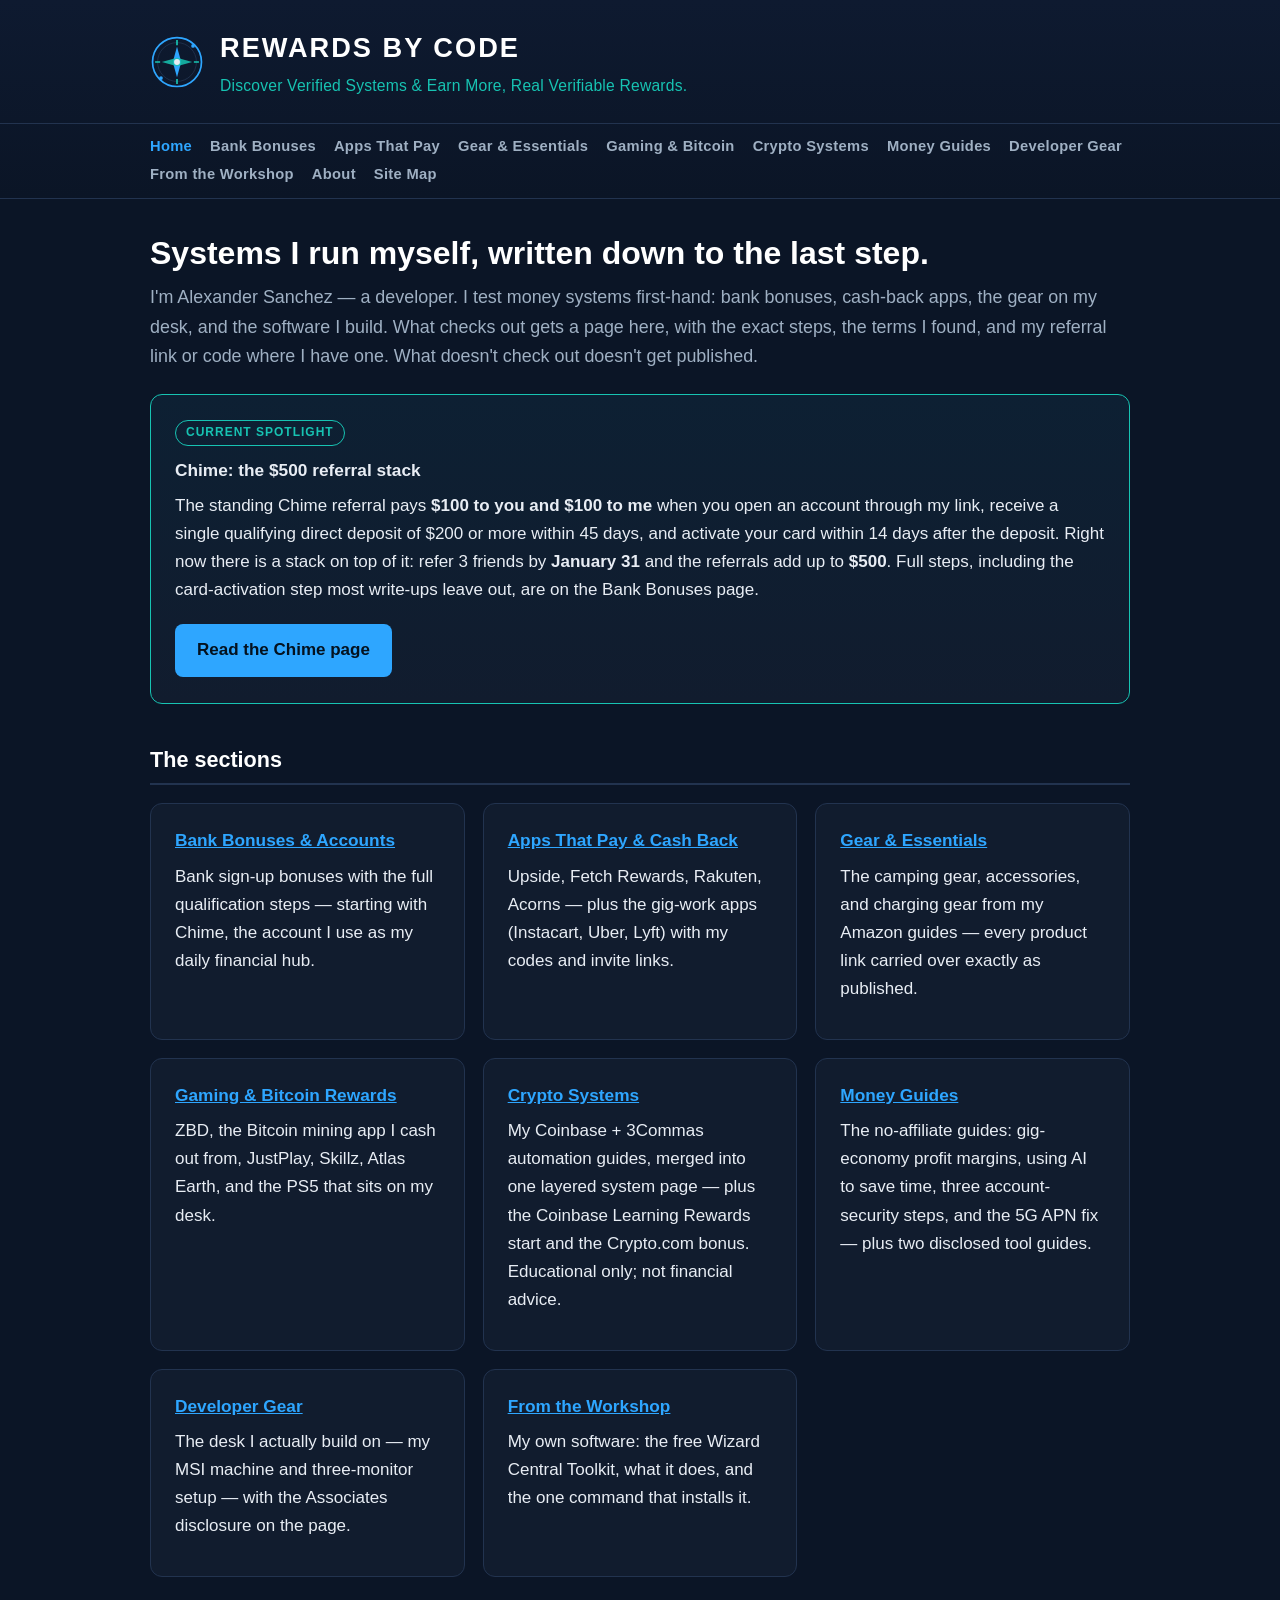
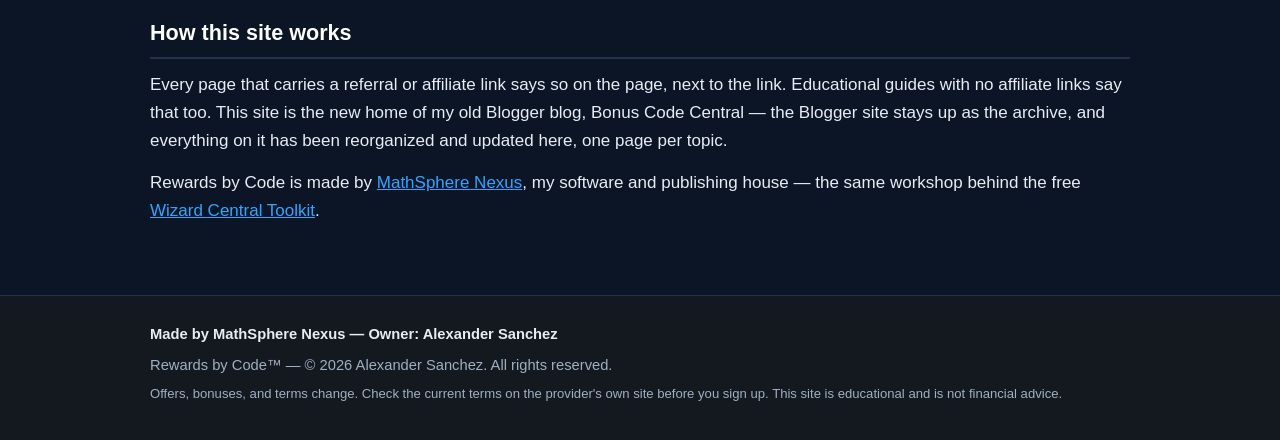
<file: index.html>
<!DOCTYPE html>
<html lang="en">
<head>
<meta charset="UTF-8">
<meta name="viewport" content="width=device-width, initial-scale=1.0">
<title>Rewards by Code — Discover Verified Systems &amp; Earn More, Real Verifiable Rewards.</title>
<meta name="description" content="Bank bonuses, cash-back apps, gear, and developer tools — tested first-hand by Alexander Sanchez, with the steps, the terms, and the codes.">
<link rel="stylesheet" href="style.css">
</head>
<body>

<header class="site-header">
  <div class="wrap header-in">
    <a class="brand" href="index.html">
      <svg width="54" height="54" viewBox="0 0 64 64" role="img" aria-label="Rewards by Code emblem">
        <circle cx="32" cy="32" r="29" fill="none" stroke="#2ea6ff" stroke-width="2"/>
        <circle cx="32" cy="32" r="23" fill="none" stroke="#22334f" stroke-width="1"/>
        <path d="M32 6v6M32 52v6M6 32h6M52 32h6" stroke="#17c3b2" stroke-width="2"/>
        <polygon points="32,14 37,32 32,50 27,32" fill="#2ea6ff"/>
        <polygon points="14,32 32,27 50,32 32,37" fill="#17c3b2" opacity="0.85"/>
        <circle cx="32" cy="32" r="3.5" fill="#e8edf4"/>
        <circle cx="51" cy="13" r="2.2" fill="#2ea6ff"/>
        <circle cx="13" cy="51" r="2.2" fill="#2ea6ff"/>
      </svg>
      <span>
        <span class="brand-name">REWARDS BY CODE</span>
        <span class="brand-tag">Discover Verified Systems &amp; Earn More, Real Verifiable Rewards.</span>
      </span>
    </a>
  </div>
  <nav class="site-nav">
    <div class="wrap nav-in">
      <a href="index.html" class="current">Home</a>
      <a href="bank-bonuses.html">Bank Bonuses</a>
      <a href="apps-that-pay.html">Apps That Pay</a>
      <a href="gear-essentials.html">Gear &amp; Essentials</a>
      <a href="gaming-bitcoin-rewards.html">Gaming &amp; Bitcoin</a>
      <a href="crypto-systems.html">Crypto Systems</a>
      <a href="money-guides.html">Money Guides</a>
      <a href="developer-gear.html">Developer Gear</a>
      <a href="from-the-workshop.html">From the Workshop</a>
      <a href="about.html">About</a>
      <a href="sitemap.html">Site Map</a>
    </div>
  </nav>
</header>

<main>
  <div class="wrap">

    <h1>Systems I run myself, written down to the last step.</h1>
    <p class="lede">I'm Alexander Sanchez — a developer. I test money systems
    first-hand: bank bonuses, cash-back apps, the gear on my desk, and the
    software I build. What checks out gets a page here, with the exact steps,
    the terms I found, and my referral link or code where I have one. What
    doesn't check out doesn't get published.</p>

    <div class="card spotlight">
      <span class="tag">Current spotlight</span>
      <h3>Chime: the $500 referral stack</h3>
      <p>The standing Chime referral pays <strong>$100 to you and $100 to
      me</strong> when you open an account through my link, receive a single
      qualifying direct deposit of $200 or more within 45 days, and activate
      your card within 14 days after the deposit. Right now there is a stack
      on top of it: refer 3 friends by <strong>January 31</strong> and the
      referrals add up to <strong>$500</strong>. Full steps, including the
      card-activation step most write-ups leave out, are on the Bank
      Bonuses page.</p>
      <a class="btn" href="bank-bonuses.html">Read the Chime page</a>
    </div>

    <h2>The sections</h2>
    <div class="grid">
      <div class="card">
        <h3><a href="bank-bonuses.html">Bank Bonuses &amp; Accounts</a></h3>
        <p>Bank sign-up bonuses with the full qualification steps — starting
        with Chime, the account I use as my daily financial hub.</p>
      </div>
      <div class="card">
        <h3><a href="apps-that-pay.html">Apps That Pay &amp; Cash Back</a></h3>
        <p>Upside, Fetch Rewards, Rakuten, Acorns — plus the gig-work apps
        (Instacart, Uber, Lyft) with my codes and invite links.</p>
      </div>
      <div class="card">
        <h3><a href="gear-essentials.html">Gear &amp; Essentials</a></h3>
        <p>The camping gear, accessories, and charging gear from my Amazon
        guides — every product link carried over exactly as published.</p>
      </div>
      <div class="card">
        <h3><a href="gaming-bitcoin-rewards.html">Gaming &amp; Bitcoin Rewards</a></h3>
        <p>ZBD, the Bitcoin mining app I cash out from, JustPlay, Skillz,
        Atlas Earth, and the PS5 that sits on my desk.</p>
      </div>
      <div class="card">
        <h3><a href="crypto-systems.html">Crypto Systems</a></h3>
        <p>My Coinbase + 3Commas automation guides, merged into one layered
        system page — plus the Coinbase Learning Rewards start and the
        Crypto.com bonus. Educational only; not financial advice.</p>
      </div>
      <div class="card">
        <h3><a href="money-guides.html">Money Guides</a></h3>
        <p>The no-affiliate guides: gig-economy profit margins, using AI to
        save time, three account-security steps, and the 5G APN fix — plus
        two disclosed tool guides.</p>
      </div>
      <div class="card">
        <h3><a href="developer-gear.html">Developer Gear</a></h3>
        <p>The desk I actually build on — my MSI machine and three-monitor
        setup — with the Associates disclosure on the page.</p>
      </div>
      <div class="card">
        <h3><a href="from-the-workshop.html">From the Workshop</a></h3>
        <p>My own software: the free Wizard Central Toolkit, what it does,
        and the one command that installs it.</p>
      </div>
    </div>

    <h2>How this site works</h2>
    <p>Every page that carries a referral or affiliate link says so on the
    page, next to the link. Educational guides with no affiliate links say
    that too. This site is the new home of my old Blogger blog, Bonus Code
    Central — the Blogger site stays up as the archive, and everything on it
    has been reorganized and updated here, one page per topic.</p>
    <p>Rewards by Code is made by <a href="https://mathspherenexus.com">MathSphere
    Nexus</a>, my software and publishing house — the same workshop behind
    the free <a href="from-the-workshop.html">Wizard Central Toolkit</a>.</p>

  </div>
</main>

<footer class="site-footer">
  <div class="wrap">
    <p class="credit">Made by MathSphere Nexus — Owner: Alexander Sanchez</p>
    <p>Rewards by Code™ — © 2026 Alexander Sanchez. All rights reserved.</p>
    <p class="fine">Offers, bonuses, and terms change. Check the current
    terms on the provider's own site before you sign up. This site is
    educational and is not financial advice.</p>
  </div>
</footer>

</body>
</html>
</file>
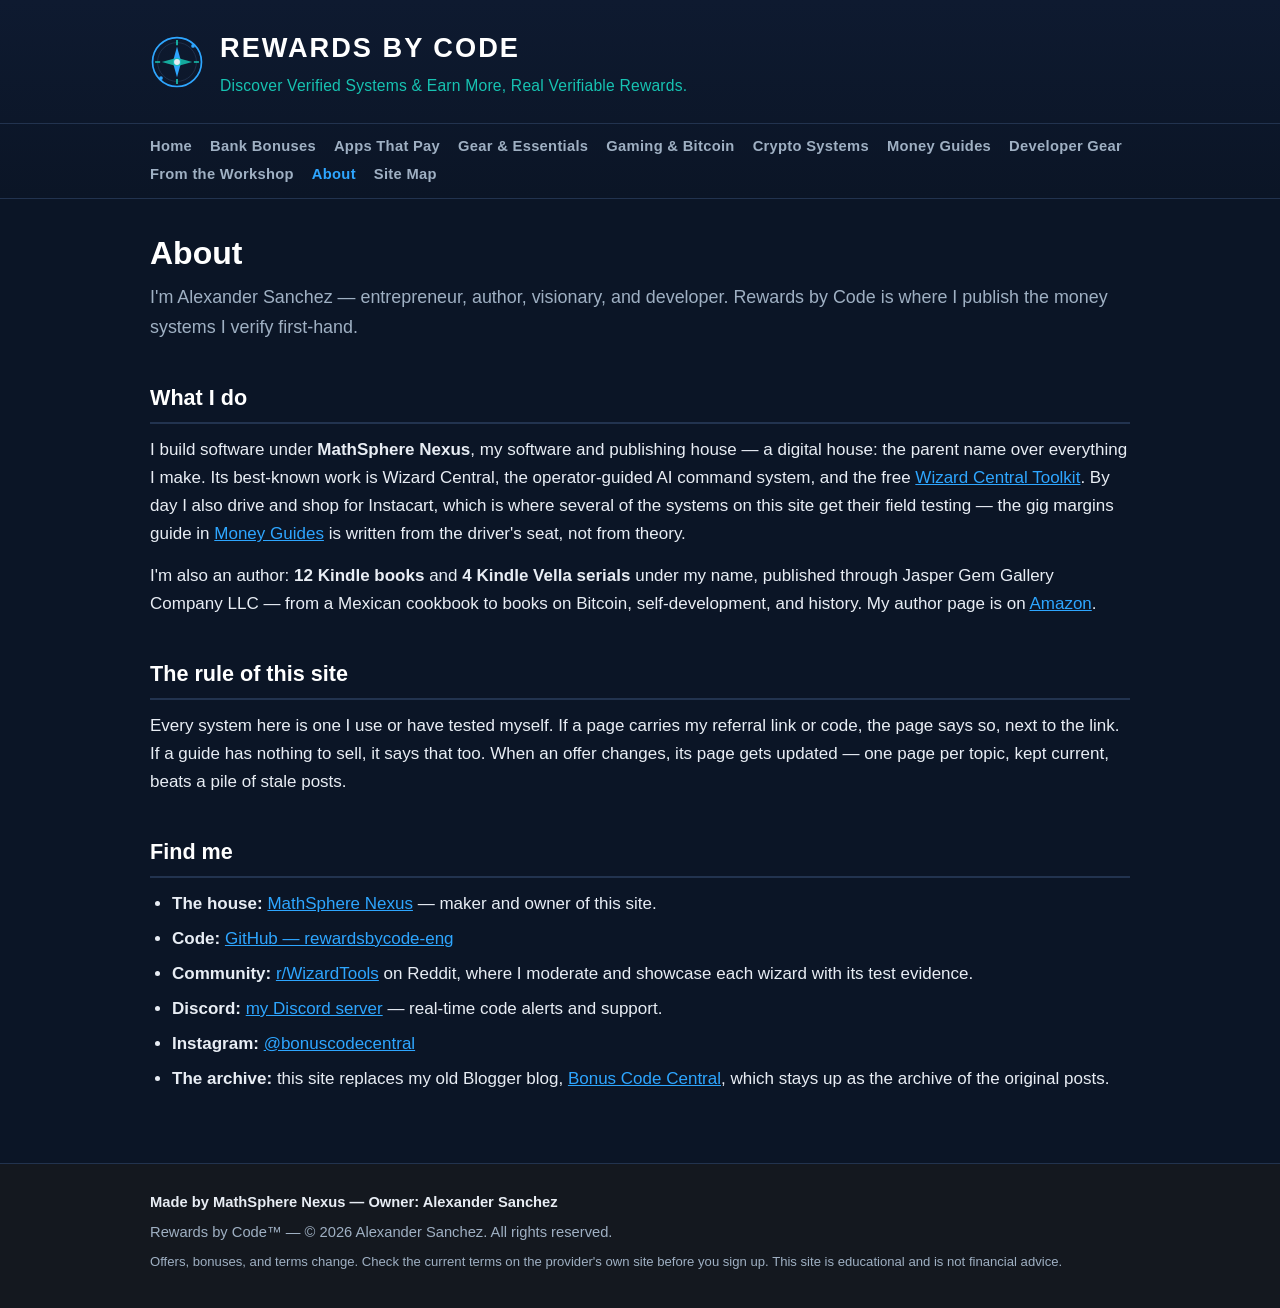
<file: about.html>
<!DOCTYPE html>
<html lang="en">
<head>
<meta charset="UTF-8">
<meta name="viewport" content="width=device-width, initial-scale=1.0">
<title>About — Alexander Sanchez, MathSphere Nexus | Rewards by Code</title>
<meta name="description" content="About Alexander Sanchez: developer, author of 12 Kindle books and 4 Kindle Vella serials, founder of MathSphere Nexus and Wizard Central — and the person who tests every system on this site first-hand.">
<link rel="stylesheet" href="style.css">
</head>
<body>

<header class="site-header">
  <div class="wrap header-in">
    <a class="brand" href="index.html">
      <svg width="54" height="54" viewBox="0 0 64 64" role="img" aria-label="Rewards by Code emblem">
        <circle cx="32" cy="32" r="29" fill="none" stroke="#2ea6ff" stroke-width="2"/>
        <circle cx="32" cy="32" r="23" fill="none" stroke="#22334f" stroke-width="1"/>
        <path d="M32 6v6M32 52v6M6 32h6M52 32h6" stroke="#17c3b2" stroke-width="2"/>
        <polygon points="32,14 37,32 32,50 27,32" fill="#2ea6ff"/>
        <polygon points="14,32 32,27 50,32 32,37" fill="#17c3b2" opacity="0.85"/>
        <circle cx="32" cy="32" r="3.5" fill="#e8edf4"/>
        <circle cx="51" cy="13" r="2.2" fill="#2ea6ff"/>
        <circle cx="13" cy="51" r="2.2" fill="#2ea6ff"/>
      </svg>
      <span>
        <span class="brand-name">REWARDS BY CODE</span>
        <span class="brand-tag">Discover Verified Systems &amp; Earn More, Real Verifiable Rewards.</span>
      </span>
    </a>
  </div>
  <nav class="site-nav">
    <div class="wrap nav-in">
      <a href="index.html">Home</a>
      <a href="bank-bonuses.html">Bank Bonuses</a>
      <a href="apps-that-pay.html">Apps That Pay</a>
      <a href="gear-essentials.html">Gear &amp; Essentials</a>
      <a href="gaming-bitcoin-rewards.html">Gaming &amp; Bitcoin</a>
      <a href="crypto-systems.html">Crypto Systems</a>
      <a href="money-guides.html">Money Guides</a>
      <a href="developer-gear.html">Developer Gear</a>
      <a href="from-the-workshop.html">From the Workshop</a>
      <a href="about.html" class="current">About</a>
      <a href="sitemap.html">Site Map</a>
    </div>
  </nav>
</header>

<main>
  <div class="wrap">

    <h1>About</h1>
    <p class="lede">I'm Alexander Sanchez — entrepreneur, author,
    visionary, and developer. Rewards by Code is where I publish the
    money systems I verify first-hand.</p>

    <h2>What I do</h2>
    <p>I build software under <strong>MathSphere Nexus</strong>, my
    software and publishing house — a digital house: the parent name over
    everything I make. Its best-known work is Wizard Central, the
    operator-guided AI command system, and the free
    <a href="from-the-workshop.html">Wizard Central Toolkit</a>. By day I
    also drive and shop for Instacart, which is where several of the
    systems on this site get their field testing — the gig margins guide
    in <a href="money-guides.html">Money Guides</a> is written from the
    driver's seat, not from theory.</p>
    <p>I'm also an author: <strong>12 Kindle books</strong> and <strong>4
    Kindle Vella serials</strong> under my name, published through Jasper
    Gem Gallery Company LLC — from a Mexican cookbook to books on Bitcoin,
    self-development, and history. My author page is on
    <a href="https://www.amazon.com/stores/author/B0C53C7ZMG" target="_blank" rel="noopener">Amazon</a>.</p>

    <h2>The rule of this site</h2>
    <p>Every system here is one I use or have tested myself. If a page
    carries my referral link or code, the page says so, next to the link.
    If a guide has nothing to sell, it says that too. When an offer
    changes, its page gets updated — one page per topic, kept current,
    beats a pile of stale posts.</p>

    <h2>Find me</h2>
    <ul>
      <li><strong>The house:</strong> <a href="https://mathspherenexus.com">MathSphere Nexus</a> — maker and owner of this site.</li>
      <li><strong>Code:</strong> <a href="https://github.com/rewardsbycode-eng" target="_blank" rel="noopener">GitHub — rewardsbycode-eng</a></li>
      <li><strong>Community:</strong> <a href="https://www.reddit.com/r/WizardTools/" target="_blank" rel="noopener">r/WizardTools</a> on Reddit, where I moderate and showcase each wizard with its test evidence.</li>
      <li><strong>Discord:</strong> <a href="https://discord.gg/W4sWujr96v" target="_blank" rel="noopener">my Discord server</a> — real-time code alerts and support.</li>
      <li><strong>Instagram:</strong> <a href="https://www.instagram.com/bonuscodecentral/" target="_blank" rel="noopener">@bonuscodecentral</a></li>
      <li><strong>The archive:</strong> this site replaces my old Blogger
      blog, <a href="https://bonuscodecentral.blogspot.com/" target="_blank" rel="noopener">Bonus Code Central</a>, which stays up as the archive of the original posts.</li>
    </ul>

  </div>
</main>

<footer class="site-footer">
  <div class="wrap">
    <p class="credit">Made by MathSphere Nexus — Owner: Alexander Sanchez</p>
    <p>Rewards by Code™ — © 2026 Alexander Sanchez. All rights reserved.</p>
    <p class="fine">Offers, bonuses, and terms change. Check the current
    terms on the provider's own site before you sign up. This site is
    educational and is not financial advice.</p>
  </div>
</footer>

</body>
</html>
</file>
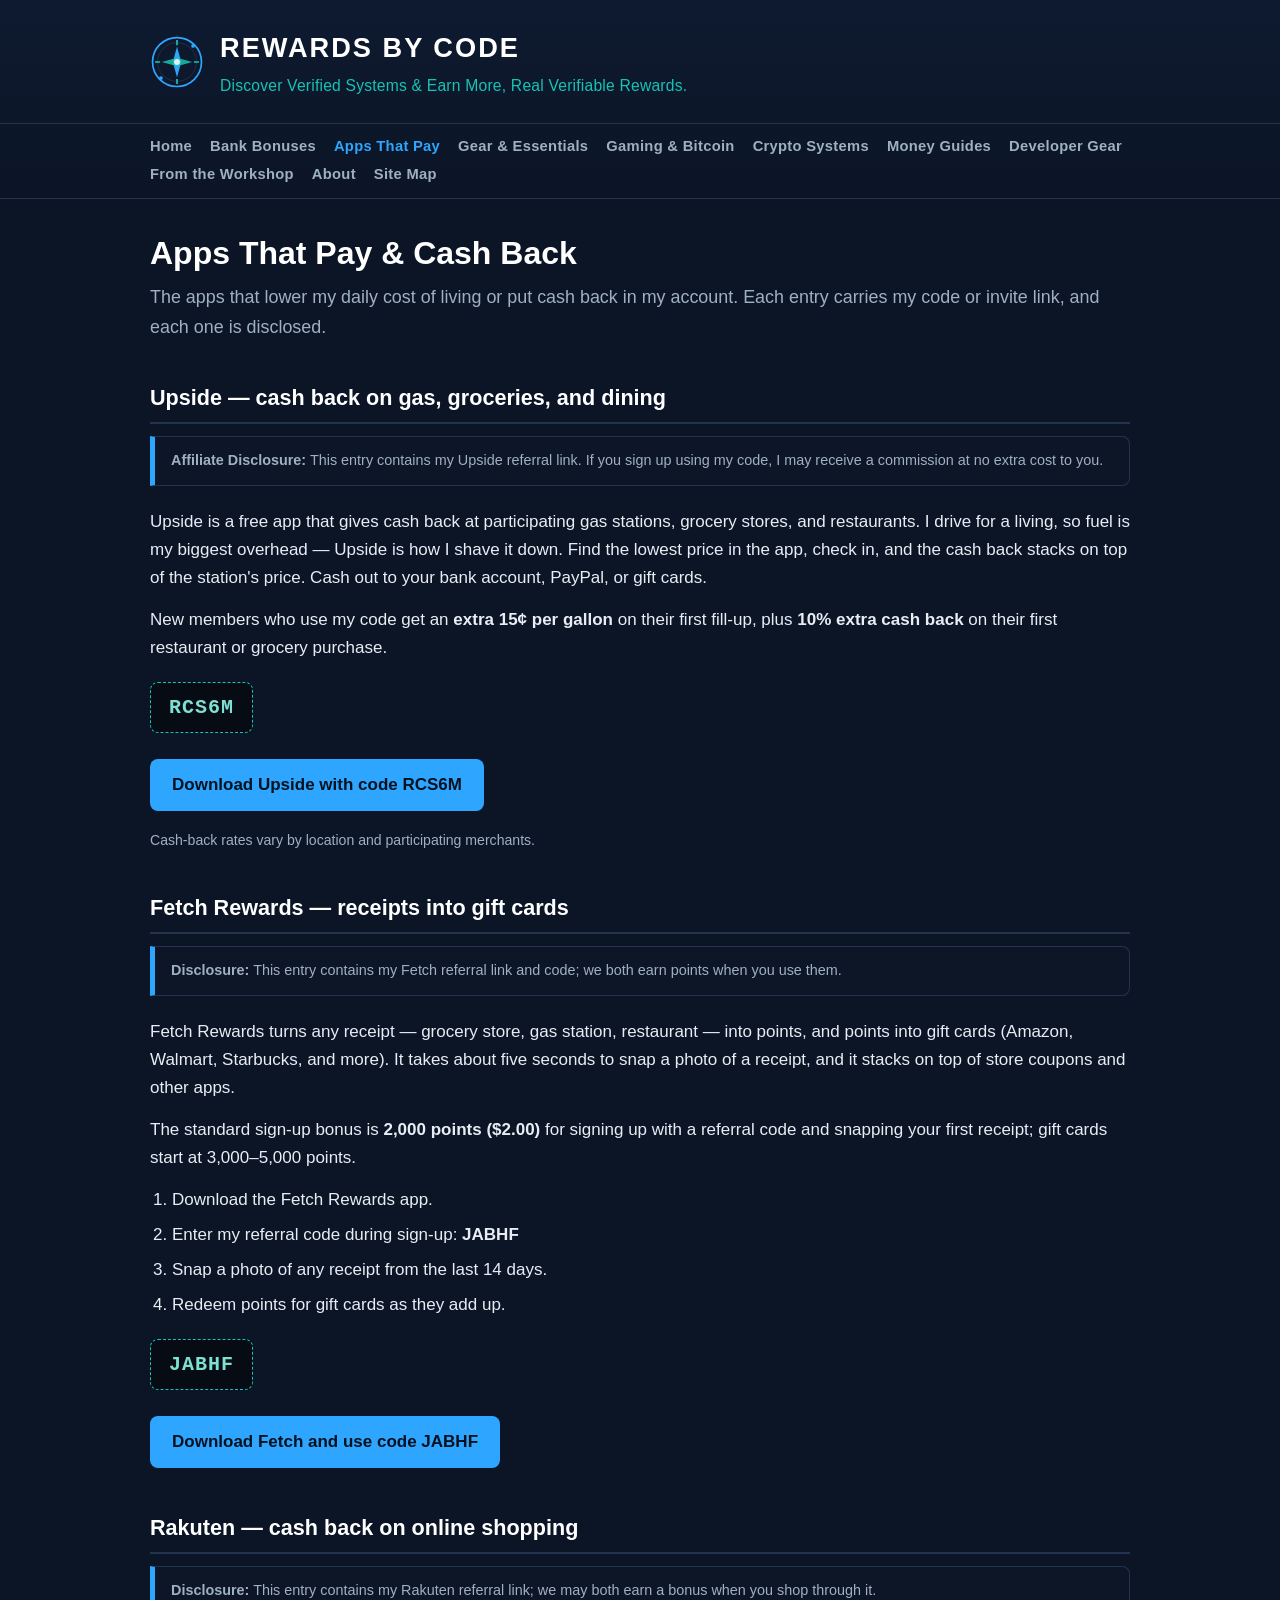
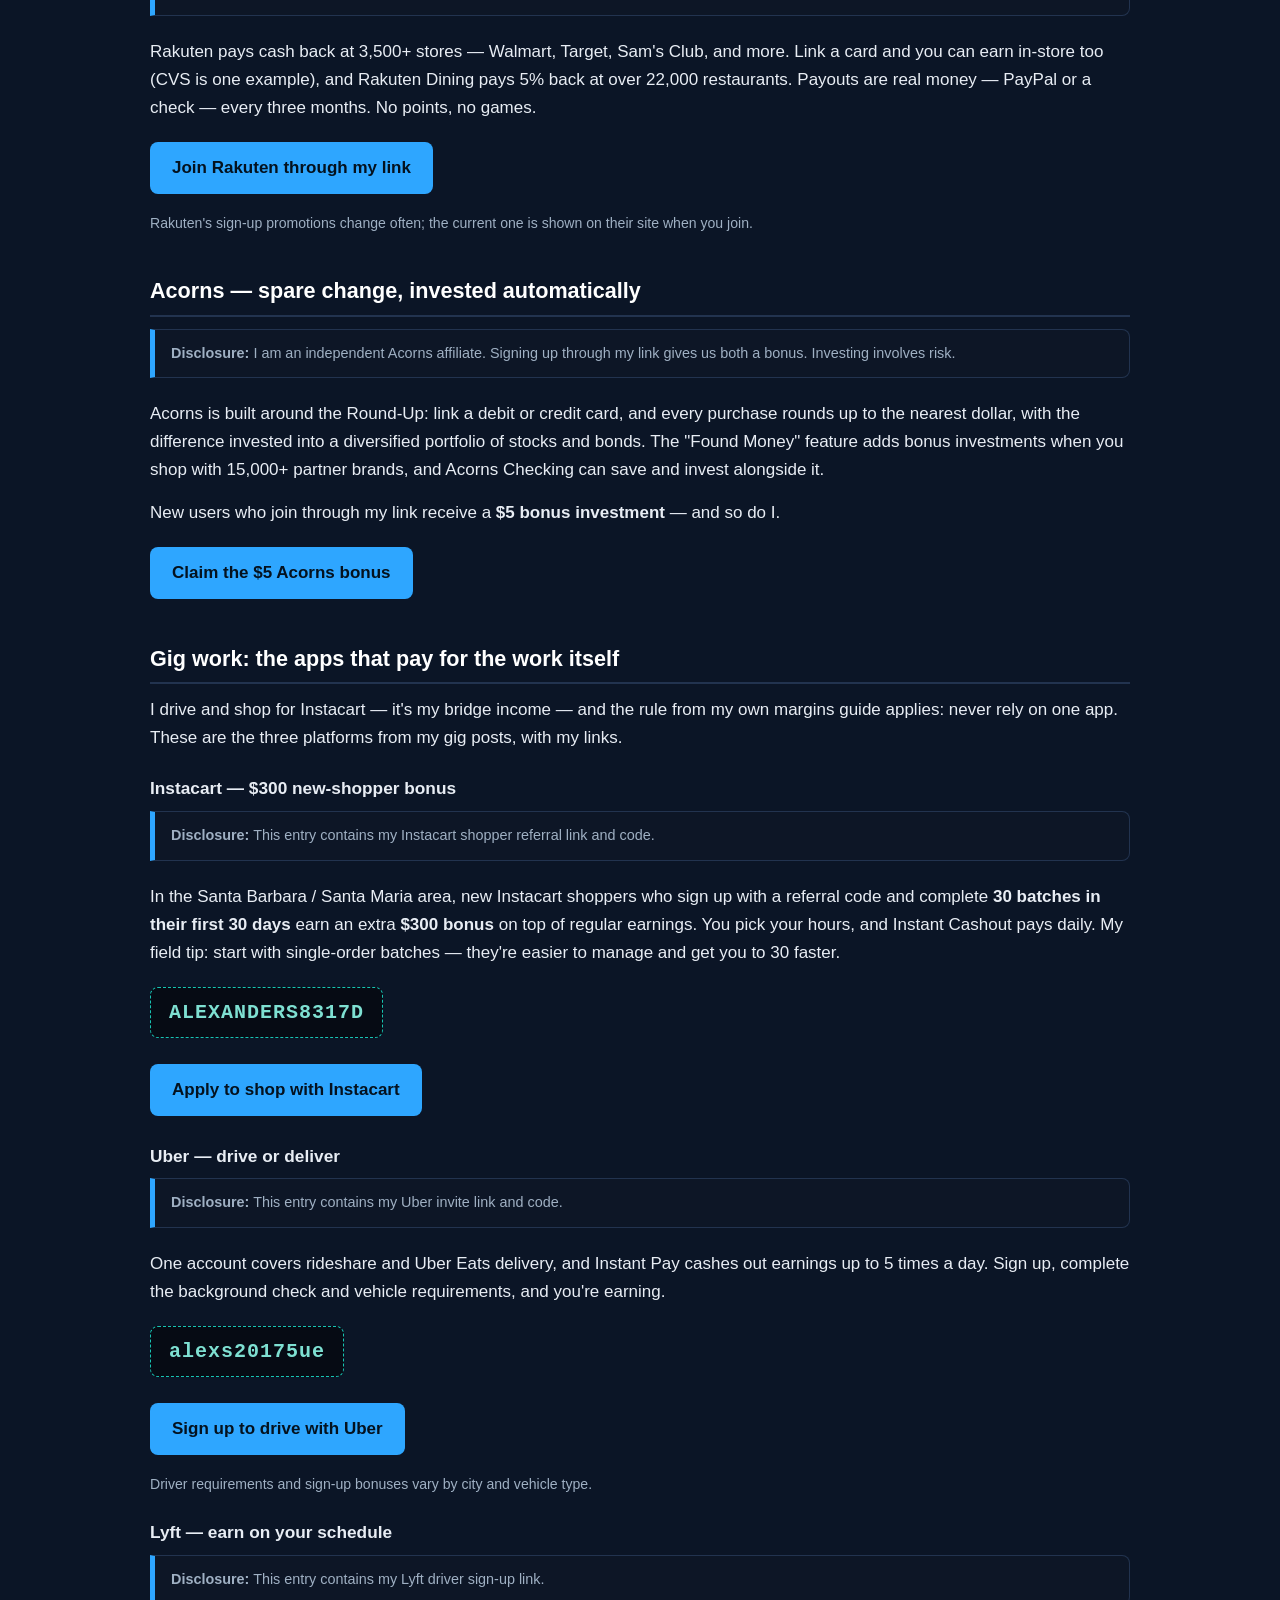
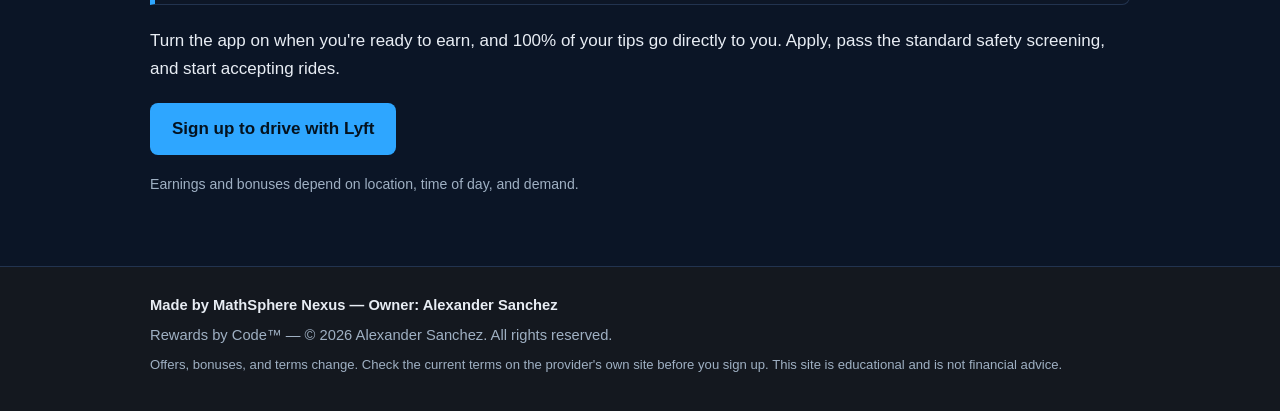
<file: apps-that-pay.html>
<!DOCTYPE html>
<html lang="en">
<head>
<meta charset="UTF-8">
<meta name="viewport" content="width=device-width, initial-scale=1.0">
<title>Apps That Pay &amp; Cash Back — Upside, Fetch, Rakuten, Acorns, Gig Work | Rewards by Code</title>
<meta name="description" content="Cash-back and earning apps I use, with my codes: Upside (RCS6M), Fetch Rewards (JABHF), Rakuten, Acorns, plus Instacart, Uber, and Lyft gig sign-ups.">
<link rel="stylesheet" href="style.css">
</head>
<body>

<header class="site-header">
  <div class="wrap header-in">
    <a class="brand" href="index.html">
      <svg width="54" height="54" viewBox="0 0 64 64" role="img" aria-label="Rewards by Code emblem">
        <circle cx="32" cy="32" r="29" fill="none" stroke="#2ea6ff" stroke-width="2"/>
        <circle cx="32" cy="32" r="23" fill="none" stroke="#22334f" stroke-width="1"/>
        <path d="M32 6v6M32 52v6M6 32h6M52 32h6" stroke="#17c3b2" stroke-width="2"/>
        <polygon points="32,14 37,32 32,50 27,32" fill="#2ea6ff"/>
        <polygon points="14,32 32,27 50,32 32,37" fill="#17c3b2" opacity="0.85"/>
        <circle cx="32" cy="32" r="3.5" fill="#e8edf4"/>
        <circle cx="51" cy="13" r="2.2" fill="#2ea6ff"/>
        <circle cx="13" cy="51" r="2.2" fill="#2ea6ff"/>
      </svg>
      <span>
        <span class="brand-name">REWARDS BY CODE</span>
        <span class="brand-tag">Discover Verified Systems &amp; Earn More, Real Verifiable Rewards.</span>
      </span>
    </a>
  </div>
  <nav class="site-nav">
    <div class="wrap nav-in">
      <a href="index.html">Home</a>
      <a href="bank-bonuses.html">Bank Bonuses</a>
      <a href="apps-that-pay.html" class="current">Apps That Pay</a>
      <a href="gear-essentials.html">Gear &amp; Essentials</a>
      <a href="gaming-bitcoin-rewards.html">Gaming &amp; Bitcoin</a>
      <a href="crypto-systems.html">Crypto Systems</a>
      <a href="money-guides.html">Money Guides</a>
      <a href="developer-gear.html">Developer Gear</a>
      <a href="from-the-workshop.html">From the Workshop</a>
      <a href="about.html">About</a>
      <a href="sitemap.html">Site Map</a>
    </div>
  </nav>
</header>

<main>
  <div class="wrap">

    <h1>Apps That Pay &amp; Cash Back</h1>
    <p class="lede">The apps that lower my daily cost of living or put cash
    back in my account. Each entry carries my code or invite link, and each
    one is disclosed.</p>

    <h2>Upside — cash back on gas, groceries, and dining</h2>
    <p class="disclosure"><strong>Affiliate Disclosure:</strong> This entry
    contains my Upside referral link. If you sign up using my code, I may
    receive a commission at no extra cost to you.</p>
    <p>Upside is a free app that gives cash back at participating gas
    stations, grocery stores, and restaurants. I drive for a living, so
    fuel is my biggest overhead — Upside is how I shave it down. Find the
    lowest price in the app, check in, and the cash back stacks on top of
    the station's price. Cash out to your bank account, PayPal, or gift
    cards.</p>
    <p>New members who use my code get an <strong>extra 15¢ per
    gallon</strong> on their first fill-up, plus <strong>10% extra cash
    back</strong> on their first restaurant or grocery purchase.</p>
    <p><span class="codebox">RCS6M</span></p>
    <p><a class="btn" href="https://upside.app.link/RCS6M" target="_blank" rel="noopener">Download Upside with code RCS6M</a></p>
    <p class="small">Cash-back rates vary by location and participating
    merchants.</p>

    <h2>Fetch Rewards — receipts into gift cards</h2>
    <p class="disclosure"><strong>Disclosure:</strong> This entry contains
    my Fetch referral link and code; we both earn points when you use
    them.</p>
    <p>Fetch Rewards turns any receipt — grocery store, gas station,
    restaurant — into points, and points into gift cards (Amazon, Walmart,
    Starbucks, and more). It takes about five seconds to snap a photo of a
    receipt, and it stacks on top of store coupons and other apps.</p>
    <p>The standard sign-up bonus is <strong>2,000 points ($2.00)</strong>
    for signing up with a referral code and snapping your first receipt;
    gift cards start at 3,000–5,000 points.</p>
    <ol>
      <li>Download the Fetch Rewards app.</li>
      <li>Enter my referral code during sign-up: <strong>JABHF</strong></li>
      <li>Snap a photo of any receipt from the last 14 days.</li>
      <li>Redeem points for gift cards as they add up.</li>
    </ol>
    <p><span class="codebox">JABHF</span></p>
    <p><a class="btn" href="https://referral.fetch.com/vvv3/referralqr?code=JABHF" target="_blank" rel="noopener">Download Fetch and use code JABHF</a></p>

    <h2>Rakuten — cash back on online shopping</h2>
    <p class="disclosure"><strong>Disclosure:</strong> This entry contains
    my Rakuten referral link; we may both earn a bonus when you shop
    through it.</p>
    <p>Rakuten pays cash back at 3,500+ stores — Walmart, Target, Sam's
    Club, and more. Link a card and you can earn in-store too (CVS is one
    example), and Rakuten Dining pays 5% back at over 22,000 restaurants.
    Payouts are real money — PayPal or a check — every three months. No
    points, no games.</p>
    <p><a class="btn" href="https://www.rakuten.com/r/REWARD807?eeid=44971" target="_blank" rel="noopener">Join Rakuten through my link</a></p>
    <p class="small">Rakuten's sign-up promotions change often; the
    current one is shown on their site when you join.</p>

    <h2>Acorns — spare change, invested automatically</h2>
    <p class="disclosure"><strong>Disclosure:</strong> I am an independent
    Acorns affiliate. Signing up through my link gives us both a bonus.
    Investing involves risk.</p>
    <p>Acorns is built around the Round-Up: link a debit or credit card,
    and every purchase rounds up to the nearest dollar, with the
    difference invested into a diversified portfolio of stocks and bonds.
    The "Found Money" feature adds bonus investments when you shop with
    15,000+ partner brands, and Acorns Checking can save and invest
    alongside it.</p>
    <p>New users who join through my link receive a <strong>$5 bonus
    investment</strong> — and so do I.</p>
    <p><a class="btn" href="https://acorns.com/share/?shareable_code=997B9FY&amp;first_name=Alexander&amp;friend_reward=5" target="_blank" rel="noopener">Claim the $5 Acorns bonus</a></p>

    <h2>Gig work: the apps that pay for the work itself</h2>
    <p>I drive and shop for Instacart — it's my bridge income — and the
    rule from my own margins guide applies: never rely on one app. These
    are the three platforms from my gig posts, with my links.</p>

    <h3>Instacart — $300 new-shopper bonus</h3>
    <p class="disclosure"><strong>Disclosure:</strong> This entry contains
    my Instacart shopper referral link and code.</p>
    <p>In the Santa Barbara / Santa Maria area, new Instacart shoppers who
    sign up with a referral code and complete <strong>30 batches in their
    first 30 days</strong> earn an extra <strong>$300 bonus</strong> on top
    of regular earnings. You pick your hours, and Instant Cashout pays
    daily. My field tip: start with single-order batches — they're easier
    to manage and get you to 30 faster.</p>
    <p><span class="codebox">ALEXANDERS8317D</span></p>
    <p><a class="btn" href="https://shoppers.instacart.com/?referral=ALEXANDERS8317D&amp;utm_medium=copy&amp;utm_source=instacart_referral&amp;utm_campaign=supply_referral" target="_blank" rel="noopener">Apply to shop with Instacart</a></p>

    <h3>Uber — drive or deliver</h3>
    <p class="disclosure"><strong>Disclosure:</strong> This entry contains
    my Uber invite link and code.</p>
    <p>One account covers rideshare and Uber Eats delivery, and Instant
    Pay cashes out earnings up to 5 times a day. Sign up, complete the
    background check and vehicle requirements, and you're earning.</p>
    <p><span class="codebox">alexs20175ue</span></p>
    <p><a class="btn" href="https://www.uber.com/signup/drive/deliver/?invite_code=alexs20175ue" target="_blank" rel="noopener">Sign up to drive with Uber</a></p>
    <p class="small">Driver requirements and sign-up bonuses vary by city
    and vehicle type.</p>

    <h3>Lyft — earn on your schedule</h3>
    <p class="disclosure"><strong>Disclosure:</strong> This entry contains
    my Lyft driver sign-up link.</p>
    <p>Turn the app on when you're ready to earn, and 100% of your tips go
    directly to you. Apply, pass the standard safety screening, and start
    accepting rides.</p>
    <p><a class="btn" href="https://www.lyft.com/drive-with-lyft?utm_medium=d2da_iacc" target="_blank" rel="noopener">Sign up to drive with Lyft</a></p>
    <p class="small">Earnings and bonuses depend on location, time of
    day, and demand.</p>

  </div>
</main>

<footer class="site-footer">
  <div class="wrap">
    <p class="credit">Made by MathSphere Nexus — Owner: Alexander Sanchez</p>
    <p>Rewards by Code™ — © 2026 Alexander Sanchez. All rights reserved.</p>
    <p class="fine">Offers, bonuses, and terms change. Check the current
    terms on the provider's own site before you sign up. This site is
    educational and is not financial advice.</p>
  </div>
</footer>

</body>
</html>
</file>
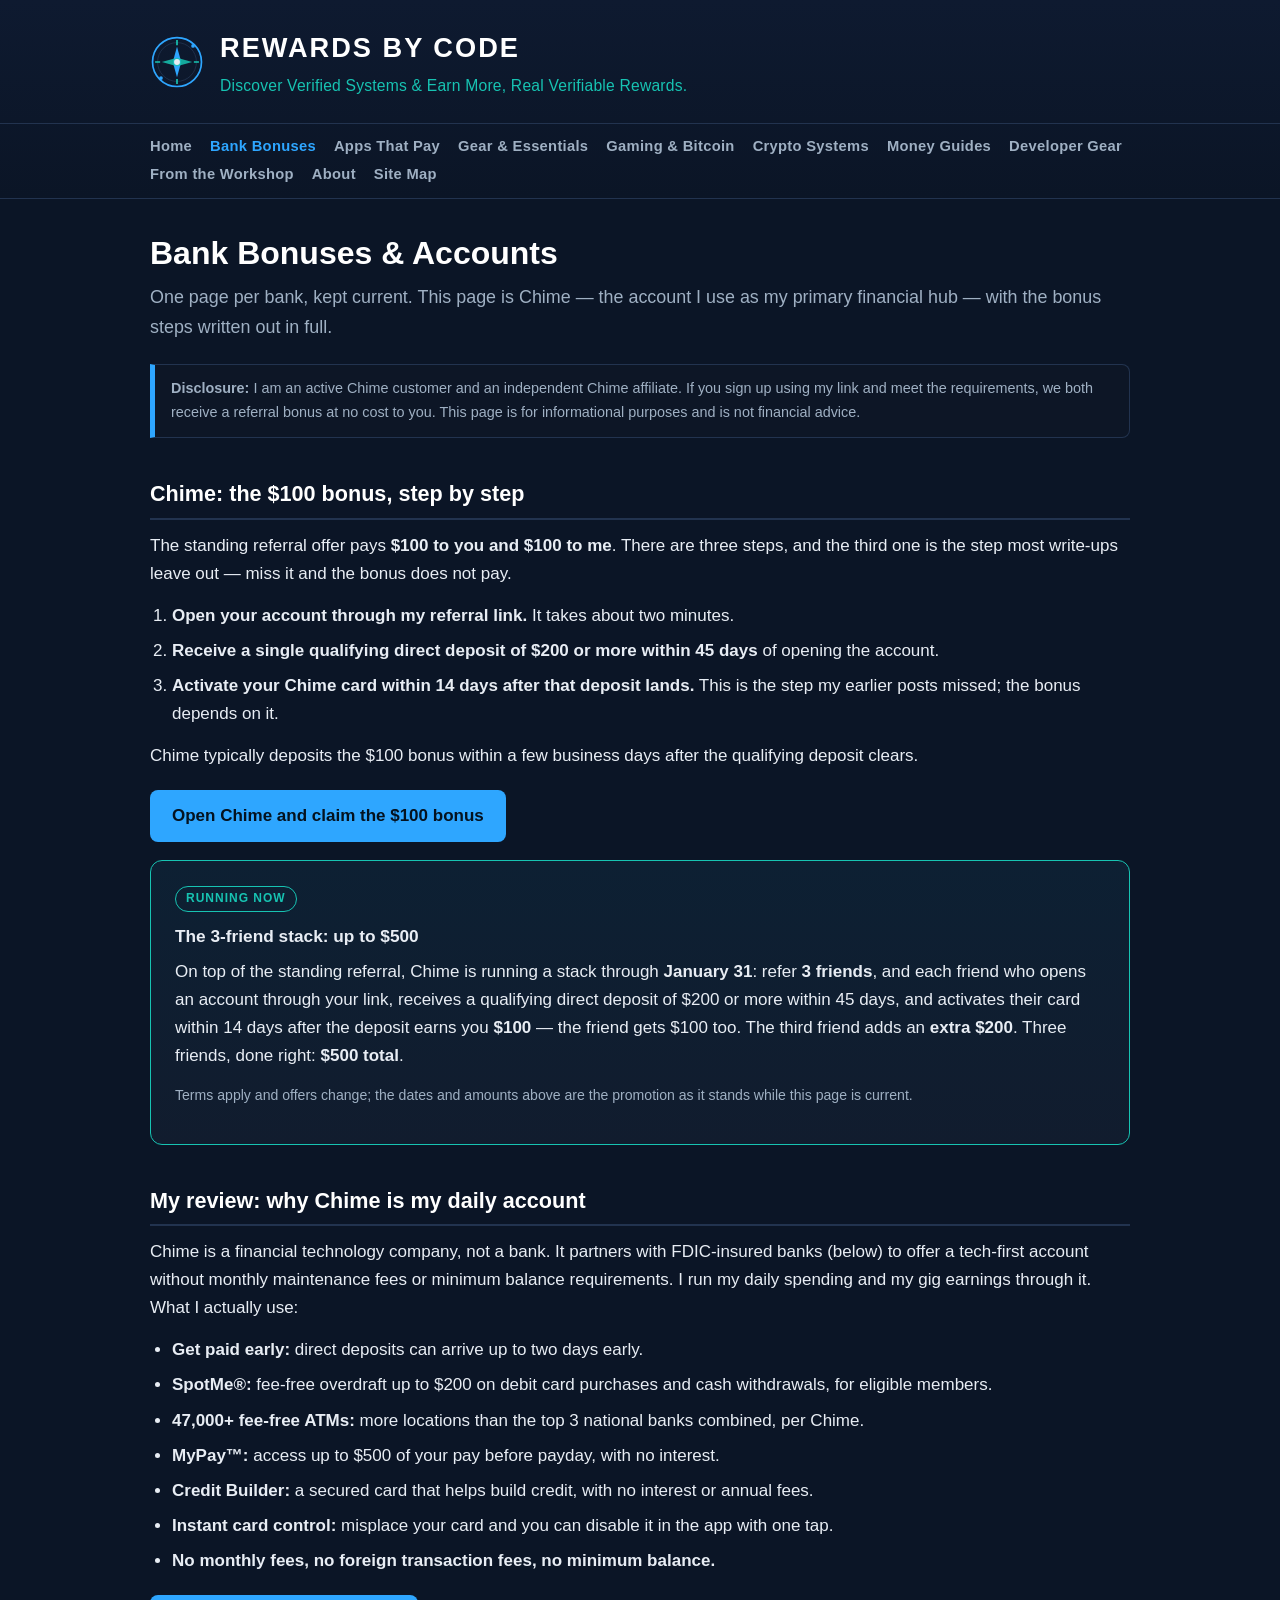
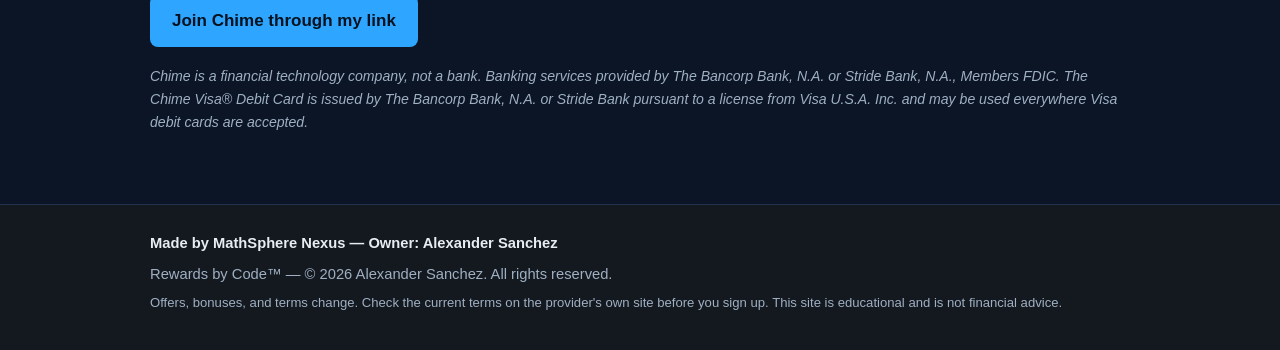
<file: bank-bonuses.html>
<!DOCTYPE html>
<html lang="en">
<head>
<meta charset="UTF-8">
<meta name="viewport" content="width=device-width, initial-scale=1.0">
<title>Bank Bonuses &amp; Accounts — Chime $100 Bonus and the $500 Referral Stack | Rewards by Code</title>
<meta name="description" content="The complete Chime guide: the $100 referral bonus step by step (including the card-activation step), the current 3-friend $500 stack, and my full review of the account I use daily.">
<link rel="stylesheet" href="style.css">
</head>
<body>

<header class="site-header">
  <div class="wrap header-in">
    <a class="brand" href="index.html">
      <svg width="54" height="54" viewBox="0 0 64 64" role="img" aria-label="Rewards by Code emblem">
        <circle cx="32" cy="32" r="29" fill="none" stroke="#2ea6ff" stroke-width="2"/>
        <circle cx="32" cy="32" r="23" fill="none" stroke="#22334f" stroke-width="1"/>
        <path d="M32 6v6M32 52v6M6 32h6M52 32h6" stroke="#17c3b2" stroke-width="2"/>
        <polygon points="32,14 37,32 32,50 27,32" fill="#2ea6ff"/>
        <polygon points="14,32 32,27 50,32 32,37" fill="#17c3b2" opacity="0.85"/>
        <circle cx="32" cy="32" r="3.5" fill="#e8edf4"/>
        <circle cx="51" cy="13" r="2.2" fill="#2ea6ff"/>
        <circle cx="13" cy="51" r="2.2" fill="#2ea6ff"/>
      </svg>
      <span>
        <span class="brand-name">REWARDS BY CODE</span>
        <span class="brand-tag">Discover Verified Systems &amp; Earn More, Real Verifiable Rewards.</span>
      </span>
    </a>
  </div>
  <nav class="site-nav">
    <div class="wrap nav-in">
      <a href="index.html">Home</a>
      <a href="bank-bonuses.html" class="current">Bank Bonuses</a>
      <a href="apps-that-pay.html">Apps That Pay</a>
      <a href="gear-essentials.html">Gear &amp; Essentials</a>
      <a href="gaming-bitcoin-rewards.html">Gaming &amp; Bitcoin</a>
      <a href="crypto-systems.html">Crypto Systems</a>
      <a href="money-guides.html">Money Guides</a>
      <a href="developer-gear.html">Developer Gear</a>
      <a href="from-the-workshop.html">From the Workshop</a>
      <a href="about.html">About</a>
      <a href="sitemap.html">Site Map</a>
    </div>
  </nav>
</header>

<main>
  <div class="wrap">

    <h1>Bank Bonuses &amp; Accounts</h1>
    <p class="lede">One page per bank, kept current. This page is Chime —
    the account I use as my primary financial hub — with the bonus steps
    written out in full.</p>

    <p class="disclosure"><strong>Disclosure:</strong> I am an active Chime
    customer and an independent Chime affiliate. If you sign up using my
    link and meet the requirements, we both receive a referral bonus at no
    cost to you. This page is for informational purposes and is not
    financial advice.</p>

    <h2>Chime: the $100 bonus, step by step</h2>
    <p>The standing referral offer pays <strong>$100 to you and $100 to
    me</strong>. There are three steps, and the third one is the step most
    write-ups leave out — miss it and the bonus does not pay.</p>
    <ol>
      <li><strong>Open your account through my referral link.</strong> It
      takes about two minutes.</li>
      <li><strong>Receive a single qualifying direct deposit of $200 or
      more within 45 days</strong> of opening the account.</li>
      <li><strong>Activate your Chime card within 14 days after that
      deposit lands.</strong> This is the step my earlier posts missed;
      the bonus depends on it.</li>
    </ol>
    <p>Chime typically deposits the $100 bonus within a few business days
    after the qualifying deposit clears.</p>
    <p><a class="btn" href="https://www.chime.com/r/alexandersanchez183/?c=s" target="_blank" rel="noopener">Open Chime and claim the $100 bonus</a></p>

    <div class="card spotlight">
      <span class="tag">Running now</span>
      <h3>The 3-friend stack: up to $500</h3>
      <p>On top of the standing referral, Chime is running a stack through
      <strong>January 31</strong>: refer <strong>3 friends</strong>, and
      each friend who opens an account through your link, receives a
      qualifying direct deposit of $200 or more within 45 days, and
      activates their card within 14 days after the deposit earns you
      <strong>$100</strong> — the friend gets $100 too. The third friend
      adds an <strong>extra $200</strong>. Three friends, done right:
      <strong>$500 total</strong>.</p>
      <p class="small">Terms apply and offers change; the dates and amounts
      above are the promotion as it stands while this page is current.</p>
    </div>

    <h2>My review: why Chime is my daily account</h2>
    <p>Chime is a financial technology company, not a bank. It partners
    with FDIC-insured banks (below) to offer a tech-first account without
    monthly maintenance fees or minimum balance requirements. I run my
    daily spending and my gig earnings through it. What I actually use:</p>
    <ul>
      <li><strong>Get paid early:</strong> direct deposits can arrive up to
      two days early.</li>
      <li><strong>SpotMe®:</strong> fee-free overdraft up to $200 on debit
      card purchases and cash withdrawals, for eligible members.</li>
      <li><strong>47,000+ fee-free ATMs:</strong> more locations than the
      top 3 national banks combined, per Chime.</li>
      <li><strong>MyPay™:</strong> access up to $500 of your pay before
      payday, with no interest.</li>
      <li><strong>Credit Builder:</strong> a secured card that helps build
      credit, with no interest or annual fees.</li>
      <li><strong>Instant card control:</strong> misplace your card and you
      can disable it in the app with one tap.</li>
      <li><strong>No monthly fees, no foreign transaction fees, no minimum
      balance.</strong></li>
    </ul>
    <p><a class="btn" href="https://www.chime.com/r/alexandersanchez183/?c=s" target="_blank" rel="noopener">Join Chime through my link</a></p>

    <p class="small"><em>Chime is a financial technology company, not a
    bank. Banking services provided by The Bancorp Bank, N.A. or Stride
    Bank, N.A., Members FDIC. The Chime Visa® Debit Card is issued by The
    Bancorp Bank, N.A. or Stride Bank pursuant to a license from Visa
    U.S.A. Inc. and may be used everywhere Visa debit cards are
    accepted.</em></p>

  </div>
</main>

<footer class="site-footer">
  <div class="wrap">
    <p class="credit">Made by MathSphere Nexus — Owner: Alexander Sanchez</p>
    <p>Rewards by Code™ — © 2026 Alexander Sanchez. All rights reserved.</p>
    <p class="fine">Offers, bonuses, and terms change. Check the current
    terms on the provider's own site before you sign up. This site is
    educational and is not financial advice.</p>
  </div>
</footer>

</body>
</html>
</file>
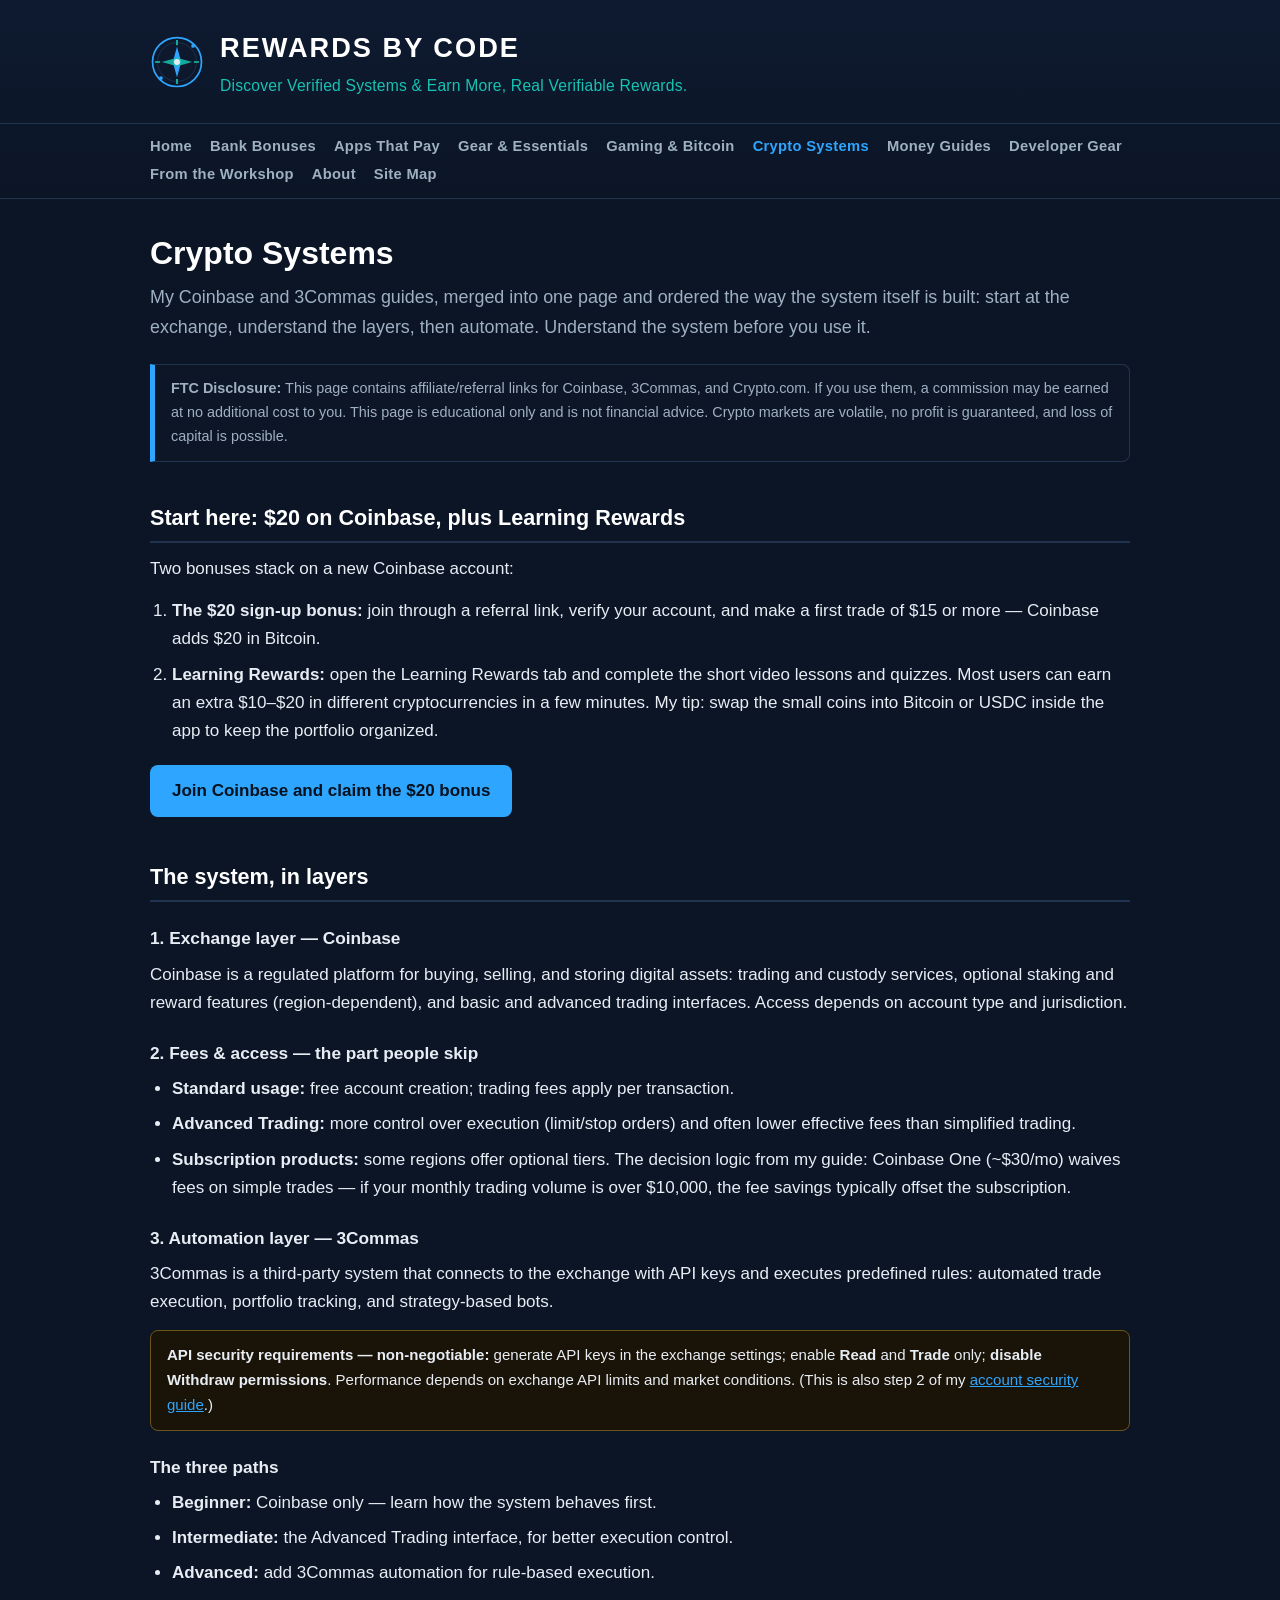
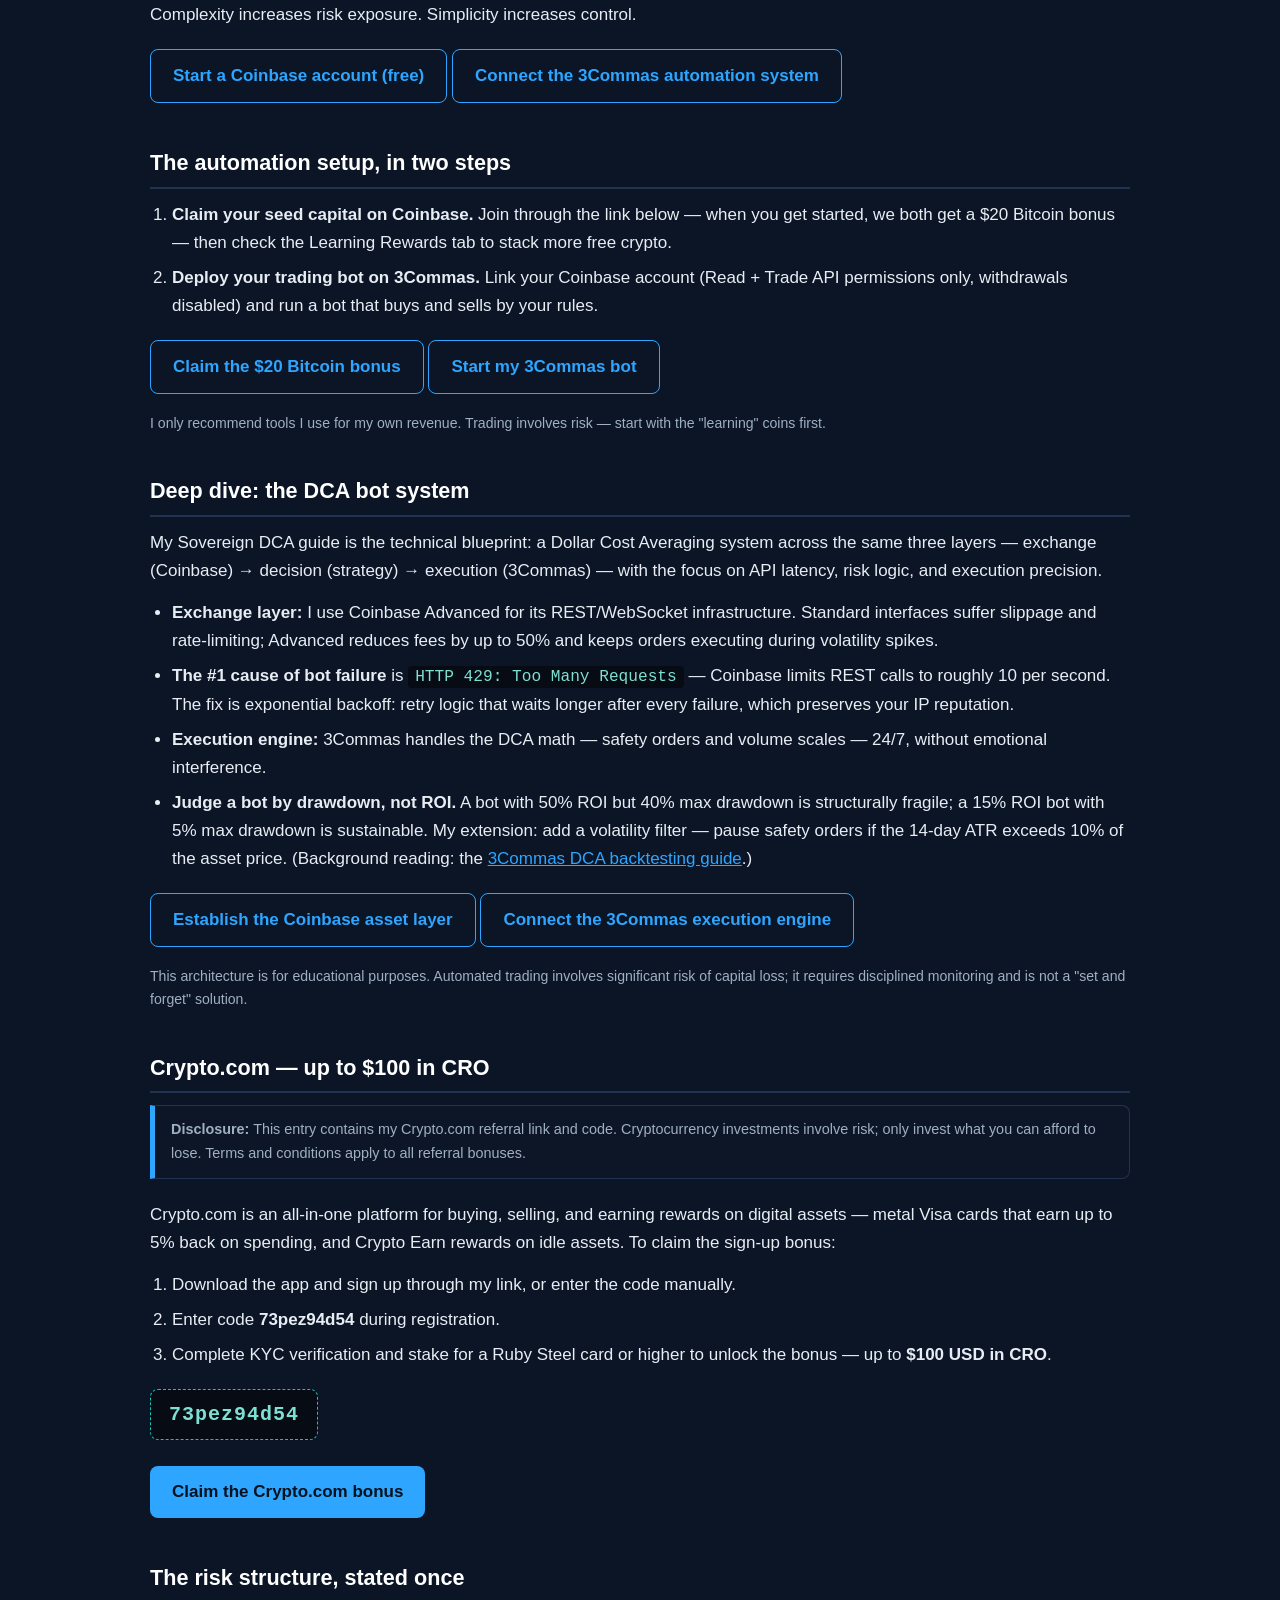
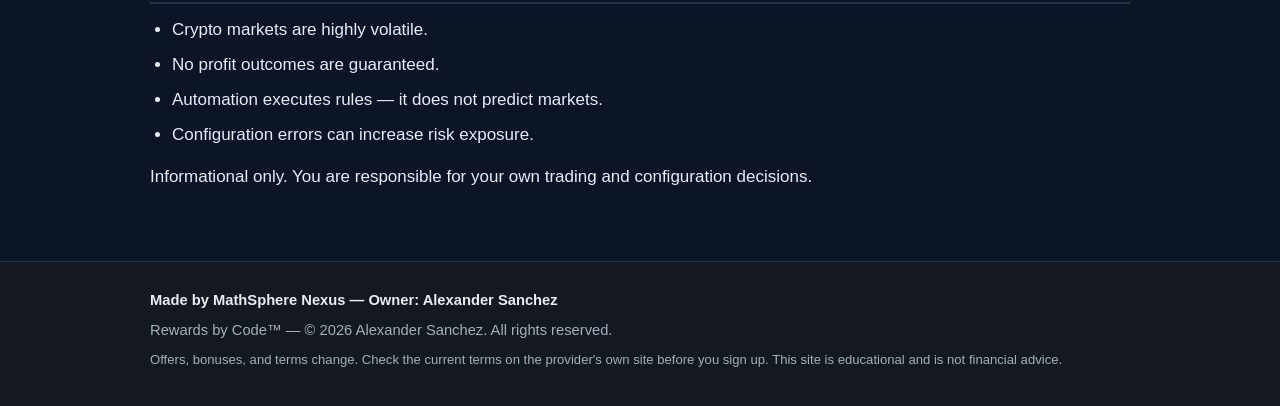
<file: crypto-systems.html>
<!DOCTYPE html>
<html lang="en">
<head>
<meta charset="UTF-8">
<meta name="viewport" content="width=device-width, initial-scale=1.0">
<title>Crypto Systems — Coinbase + 3Commas Automation, Learning Rewards, Crypto.com | Rewards by Code</title>
<meta name="description" content="My Coinbase and 3Commas guides merged into one system page: start with $20 and Learning Rewards, understand the exchange/automation layers, then the DCA bot setup — plus the Crypto.com bonus.">
<link rel="stylesheet" href="style.css">
</head>
<body>

<header class="site-header">
  <div class="wrap header-in">
    <a class="brand" href="index.html">
      <svg width="54" height="54" viewBox="0 0 64 64" role="img" aria-label="Rewards by Code emblem">
        <circle cx="32" cy="32" r="29" fill="none" stroke="#2ea6ff" stroke-width="2"/>
        <circle cx="32" cy="32" r="23" fill="none" stroke="#22334f" stroke-width="1"/>
        <path d="M32 6v6M32 52v6M6 32h6M52 32h6" stroke="#17c3b2" stroke-width="2"/>
        <polygon points="32,14 37,32 32,50 27,32" fill="#2ea6ff"/>
        <polygon points="14,32 32,27 50,32 32,37" fill="#17c3b2" opacity="0.85"/>
        <circle cx="32" cy="32" r="3.5" fill="#e8edf4"/>
        <circle cx="51" cy="13" r="2.2" fill="#2ea6ff"/>
        <circle cx="13" cy="51" r="2.2" fill="#2ea6ff"/>
      </svg>
      <span>
        <span class="brand-name">REWARDS BY CODE</span>
        <span class="brand-tag">Discover Verified Systems &amp; Earn More, Real Verifiable Rewards.</span>
      </span>
    </a>
  </div>
  <nav class="site-nav">
    <div class="wrap nav-in">
      <a href="index.html">Home</a>
      <a href="bank-bonuses.html">Bank Bonuses</a>
      <a href="apps-that-pay.html">Apps That Pay</a>
      <a href="gear-essentials.html">Gear &amp; Essentials</a>
      <a href="gaming-bitcoin-rewards.html">Gaming &amp; Bitcoin</a>
      <a href="crypto-systems.html" class="current">Crypto Systems</a>
      <a href="money-guides.html">Money Guides</a>
      <a href="developer-gear.html">Developer Gear</a>
      <a href="from-the-workshop.html">From the Workshop</a>
      <a href="about.html">About</a>
      <a href="sitemap.html">Site Map</a>
    </div>
  </nav>
</header>

<main>
  <div class="wrap">

    <h1>Crypto Systems</h1>
    <p class="lede">My Coinbase and 3Commas guides, merged into one page
    and ordered the way the system itself is built: start at the exchange,
    understand the layers, then automate. Understand the system before you
    use it.</p>

    <p class="disclosure"><strong>FTC Disclosure:</strong> This page
    contains affiliate/referral links for Coinbase, 3Commas, and
    Crypto.com. If you use them, a commission may be earned at no
    additional cost to you. This page is educational only and is not
    financial advice. Crypto markets are volatile, no profit is
    guaranteed, and loss of capital is possible.</p>

    <h2>Start here: $20 on Coinbase, plus Learning Rewards</h2>
    <p>Two bonuses stack on a new Coinbase account:</p>
    <ol>
      <li><strong>The $20 sign-up bonus:</strong> join through a referral
      link, verify your account, and make a first trade of $15 or more —
      Coinbase adds $20 in Bitcoin.</li>
      <li><strong>Learning Rewards:</strong> open the Learning Rewards tab
      and complete the short video lessons and quizzes. Most users can
      earn an extra $10–$20 in different cryptocurrencies in a few
      minutes. My tip: swap the small coins into Bitcoin or USDC inside
      the app to keep the portfolio organized.</li>
    </ol>
    <p><a class="btn" href="https://coinbase.com/join/P5AU5CE?src=ios-link" target="_blank" rel="noopener">Join Coinbase and claim the $20 bonus</a></p>

    <h2>The system, in layers</h2>
    <h3>1. Exchange layer — Coinbase</h3>
    <p>Coinbase is a regulated platform for buying, selling, and storing
    digital assets: trading and custody services, optional staking and
    reward features (region-dependent), and basic and advanced trading
    interfaces. Access depends on account type and jurisdiction.</p>
    <h3>2. Fees &amp; access — the part people skip</h3>
    <ul>
      <li><strong>Standard usage:</strong> free account creation; trading
      fees apply per transaction.</li>
      <li><strong>Advanced Trading:</strong> more control over execution
      (limit/stop orders) and often lower effective fees than simplified
      trading.</li>
      <li><strong>Subscription products:</strong> some regions offer
      optional tiers. The decision logic from my guide: Coinbase One
      (~$30/mo) waives fees on simple trades — if your monthly trading
      volume is over $10,000, the fee savings typically offset the
      subscription.</li>
    </ul>
    <h3>3. Automation layer — 3Commas</h3>
    <p>3Commas is a third-party system that connects to the exchange with
    API keys and executes predefined rules: automated trade execution,
    portfolio tracking, and strategy-based bots.</p>
    <div class="note"><strong>API security requirements — non-negotiable:</strong>
    generate API keys in the exchange settings; enable <strong>Read</strong>
    and <strong>Trade</strong> only; <strong>disable Withdraw
    permissions</strong>. Performance depends on exchange API limits and
    market conditions. (This is also step 2 of my
    <a href="money-guides.html">account security guide</a>.)</div>
    <h3>The three paths</h3>
    <ul>
      <li><strong>Beginner:</strong> Coinbase only — learn how the system
      behaves first.</li>
      <li><strong>Intermediate:</strong> the Advanced Trading interface,
      for better execution control.</li>
      <li><strong>Advanced:</strong> add 3Commas automation for rule-based
      execution.</li>
    </ul>
    <p>Complexity increases risk exposure. Simplicity increases
    control.</p>
    <p>
      <a class="btn btn-ghost" href="https://coinbase.com/join/RKVEZA4?src=android-link" target="_blank" rel="noopener">Start a Coinbase account (free)</a>
      <a class="btn btn-ghost" href="https://app.3commas.io/auth/registration?utm_source=referral&amp;utm_medium=cabinet&amp;c=tc2212626" target="_blank" rel="noopener">Connect the 3Commas automation system</a>
    </p>

    <h2>The automation setup, in two steps</h2>
    <ol>
      <li><strong>Claim your seed capital on Coinbase.</strong> Join
      through the link below — when you get started, we both get a $20
      Bitcoin bonus — then check the Learning Rewards tab to stack more
      free crypto.</li>
      <li><strong>Deploy your trading bot on 3Commas.</strong> Link your
      Coinbase account (Read + Trade API permissions only, withdrawals
      disabled) and run a bot that buys and sells by your rules.</li>
    </ol>
    <p>
      <a class="btn btn-ghost" href="https://coinbase.com/join/RKVEZA4?src=ios-share" target="_blank" rel="noopener">Claim the $20 Bitcoin bonus</a>
      <a class="btn btn-ghost" href="https://app.3commas.io/auth/registration?utm_source=referral&amp;utm_medium=cabinet&amp;c=tc2212626" target="_blank" rel="noopener">Start my 3Commas bot</a>
    </p>
    <p class="small">I only recommend tools I use for my own revenue.
    Trading involves risk — start with the "learning" coins first.</p>

    <h2>Deep dive: the DCA bot system</h2>
    <p>My Sovereign DCA guide is the technical blueprint: a Dollar Cost
    Averaging system across the same three layers — exchange (Coinbase)
    → decision (strategy) → execution (3Commas) — with the focus on API
    latency, risk logic, and execution precision.</p>
    <ul>
      <li><strong>Exchange layer:</strong> I use Coinbase Advanced for its
      REST/WebSocket infrastructure. Standard interfaces suffer slippage
      and rate-limiting; Advanced reduces fees by up to 50% and keeps
      orders executing during volatility spikes.</li>
      <li><strong>The #1 cause of bot failure</strong> is
      <code>HTTP 429: Too Many Requests</code> — Coinbase limits REST calls
      to roughly 10 per second. The fix is exponential backoff: retry
      logic that waits longer after every failure, which preserves your
      IP reputation.</li>
      <li><strong>Execution engine:</strong> 3Commas handles the DCA math —
      safety orders and volume scales — 24/7, without emotional
      interference.</li>
      <li><strong>Judge a bot by drawdown, not ROI.</strong> A bot with
      50% ROI but 40% max drawdown is structurally fragile; a 15% ROI bot
      with 5% max drawdown is sustainable. My extension: add a volatility
      filter — pause safety orders if the 14-day ATR exceeds 10% of the
      asset price. (Background reading: the
      <a href="https://help.3commas.io/en/articles/11477934-dca-bot-backtesting-guide" target="_blank" rel="noopener">3Commas DCA backtesting guide</a>.)</li>
    </ul>
    <p>
      <a class="btn btn-ghost" href="https://coinbase.com/join/5926ec03943323010b98f24b" target="_blank" rel="noopener">Establish the Coinbase asset layer</a>
      <a class="btn btn-ghost" href="https://3commas.io/?c=tc128509" target="_blank" rel="noopener">Connect the 3Commas execution engine</a>
    </p>
    <p class="small">This architecture is for educational purposes.
    Automated trading involves significant risk of capital loss; it
    requires disciplined monitoring and is not a "set and forget"
    solution.</p>

    <h2>Crypto.com — up to $100 in CRO</h2>
    <p class="disclosure"><strong>Disclosure:</strong> This entry contains
    my Crypto.com referral link and code. Cryptocurrency investments
    involve risk; only invest what you can afford to lose. Terms and
    conditions apply to all referral bonuses.</p>
    <p>Crypto.com is an all-in-one platform for buying, selling, and
    earning rewards on digital assets — metal Visa cards that earn up to
    5% back on spending, and Crypto Earn rewards on idle assets. To claim
    the sign-up bonus:</p>
    <ol>
      <li>Download the app and sign up through my link, or enter the code
      manually.</li>
      <li>Enter code <strong>73pez94d54</strong> during registration.</li>
      <li>Complete KYC verification and stake for a Ruby Steel card or
      higher to unlock the bonus — up to <strong>$100 USD in
      CRO</strong>.</li>
    </ol>
    <p><span class="codebox">73pez94d54</span></p>
    <p><a class="btn" href="https://crypto.com/app/73pez94d54" target="_blank" rel="noopener">Claim the Crypto.com bonus</a></p>

    <h2>The risk structure, stated once</h2>
    <ul>
      <li>Crypto markets are highly volatile.</li>
      <li>No profit outcomes are guaranteed.</li>
      <li>Automation executes rules — it does not predict markets.</li>
      <li>Configuration errors can increase risk exposure.</li>
    </ul>
    <p>Informational only. You are responsible for your own trading and
    configuration decisions.</p>

  </div>
</main>

<footer class="site-footer">
  <div class="wrap">
    <p class="credit">Made by MathSphere Nexus — Owner: Alexander Sanchez</p>
    <p>Rewards by Code™ — © 2026 Alexander Sanchez. All rights reserved.</p>
    <p class="fine">Offers, bonuses, and terms change. Check the current
    terms on the provider's own site before you sign up. This site is
    educational and is not financial advice.</p>
  </div>
</footer>

</body>
</html>
</file>
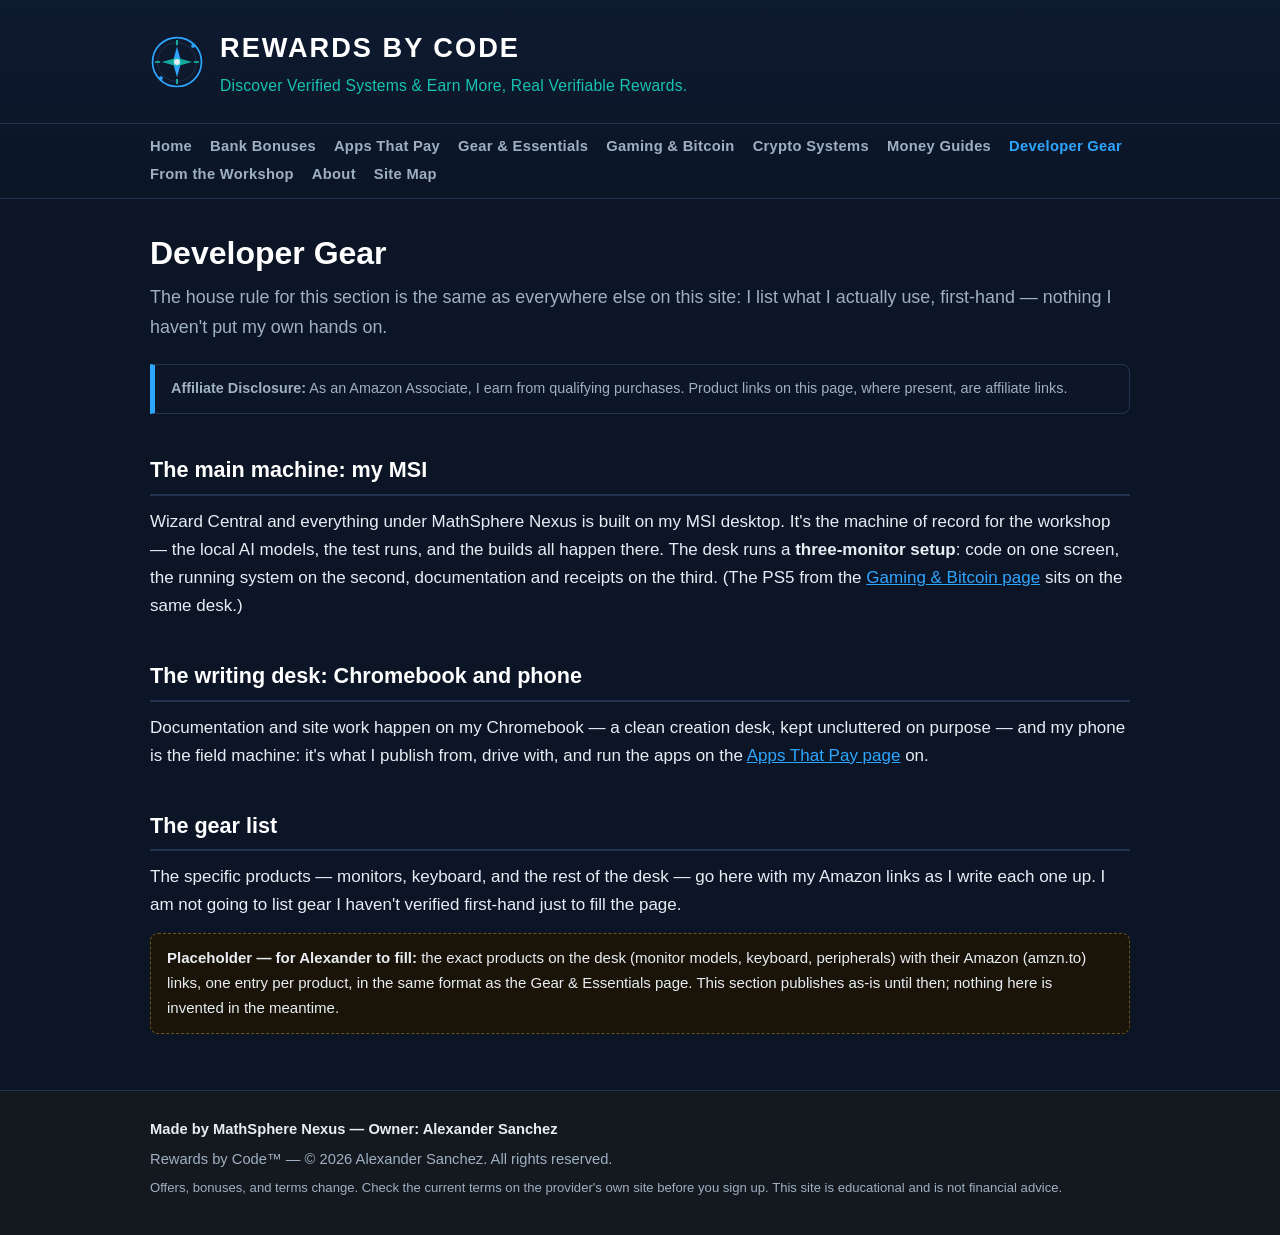
<file: developer-gear.html>
<!DOCTYPE html>
<html lang="en">
<head>
<meta charset="UTF-8">
<meta name="viewport" content="width=device-width, initial-scale=1.0">
<title>Developer Gear — The Desk I Actually Build On | Rewards by Code</title>
<meta name="description" content="The hardware behind the work: my MSI machine and three-monitor setup. I only list gear I actually use, first-hand, with the Associates disclosure on the page.">
<link rel="stylesheet" href="style.css">
</head>
<body>

<header class="site-header">
  <div class="wrap header-in">
    <a class="brand" href="index.html">
      <svg width="54" height="54" viewBox="0 0 64 64" role="img" aria-label="Rewards by Code emblem">
        <circle cx="32" cy="32" r="29" fill="none" stroke="#2ea6ff" stroke-width="2"/>
        <circle cx="32" cy="32" r="23" fill="none" stroke="#22334f" stroke-width="1"/>
        <path d="M32 6v6M32 52v6M6 32h6M52 32h6" stroke="#17c3b2" stroke-width="2"/>
        <polygon points="32,14 37,32 32,50 27,32" fill="#2ea6ff"/>
        <polygon points="14,32 32,27 50,32 32,37" fill="#17c3b2" opacity="0.85"/>
        <circle cx="32" cy="32" r="3.5" fill="#e8edf4"/>
        <circle cx="51" cy="13" r="2.2" fill="#2ea6ff"/>
        <circle cx="13" cy="51" r="2.2" fill="#2ea6ff"/>
      </svg>
      <span>
        <span class="brand-name">REWARDS BY CODE</span>
        <span class="brand-tag">Discover Verified Systems &amp; Earn More, Real Verifiable Rewards.</span>
      </span>
    </a>
  </div>
  <nav class="site-nav">
    <div class="wrap nav-in">
      <a href="index.html">Home</a>
      <a href="bank-bonuses.html">Bank Bonuses</a>
      <a href="apps-that-pay.html">Apps That Pay</a>
      <a href="gear-essentials.html">Gear &amp; Essentials</a>
      <a href="gaming-bitcoin-rewards.html">Gaming &amp; Bitcoin</a>
      <a href="crypto-systems.html">Crypto Systems</a>
      <a href="money-guides.html">Money Guides</a>
      <a href="developer-gear.html" class="current">Developer Gear</a>
      <a href="from-the-workshop.html">From the Workshop</a>
      <a href="about.html">About</a>
      <a href="sitemap.html">Site Map</a>
    </div>
  </nav>
</header>

<main>
  <div class="wrap">

    <h1>Developer Gear</h1>
    <p class="lede">The house rule for this section is the same as
    everywhere else on this site: I list what I actually use, first-hand —
    nothing I haven't put my own hands on.</p>

    <p class="disclosure"><strong>Affiliate Disclosure:</strong> As an
    Amazon Associate, I earn from qualifying purchases. Product links on
    this page, where present, are affiliate links.</p>

    <h2>The main machine: my MSI</h2>
    <p>Wizard Central and everything under MathSphere Nexus is built on
    my MSI desktop. It's the machine of record for the workshop — the
    local AI models, the test runs, and the builds all happen there. The
    desk runs a <strong>three-monitor setup</strong>: code on one screen,
    the running system on the second, documentation and receipts on the
    third. (The PS5 from the <a href="gaming-bitcoin-rewards.html">Gaming
    &amp; Bitcoin page</a> sits on the same desk.)</p>

    <h2>The writing desk: Chromebook and phone</h2>
    <p>Documentation and site work happen on my Chromebook — a clean
    creation desk, kept uncluttered on purpose — and my phone is the
    field machine: it's what I publish from, drive with, and run the apps
    on the <a href="apps-that-pay.html">Apps That Pay page</a> on.</p>

    <h2>The gear list</h2>
    <p>The specific products — monitors, keyboard, and the rest of the
    desk — go here with my Amazon links as I write each one up. I am not
    going to list gear I haven't verified first-hand just to fill the
    page.</p>
    <div class="placeholder"><strong>Placeholder — for Alexander to
    fill:</strong> the exact products on the desk (monitor models,
    keyboard, peripherals) with their Amazon (amzn.to) links, one entry
    per product, in the same format as the Gear &amp; Essentials page.
    This section publishes as-is until then; nothing here is invented in
    the meantime.</div>

  </div>
</main>

<footer class="site-footer">
  <div class="wrap">
    <p class="credit">Made by MathSphere Nexus — Owner: Alexander Sanchez</p>
    <p>Rewards by Code™ — © 2026 Alexander Sanchez. All rights reserved.</p>
    <p class="fine">Offers, bonuses, and terms change. Check the current
    terms on the provider's own site before you sign up. This site is
    educational and is not financial advice.</p>
  </div>
</footer>

</body>
</html>
</file>
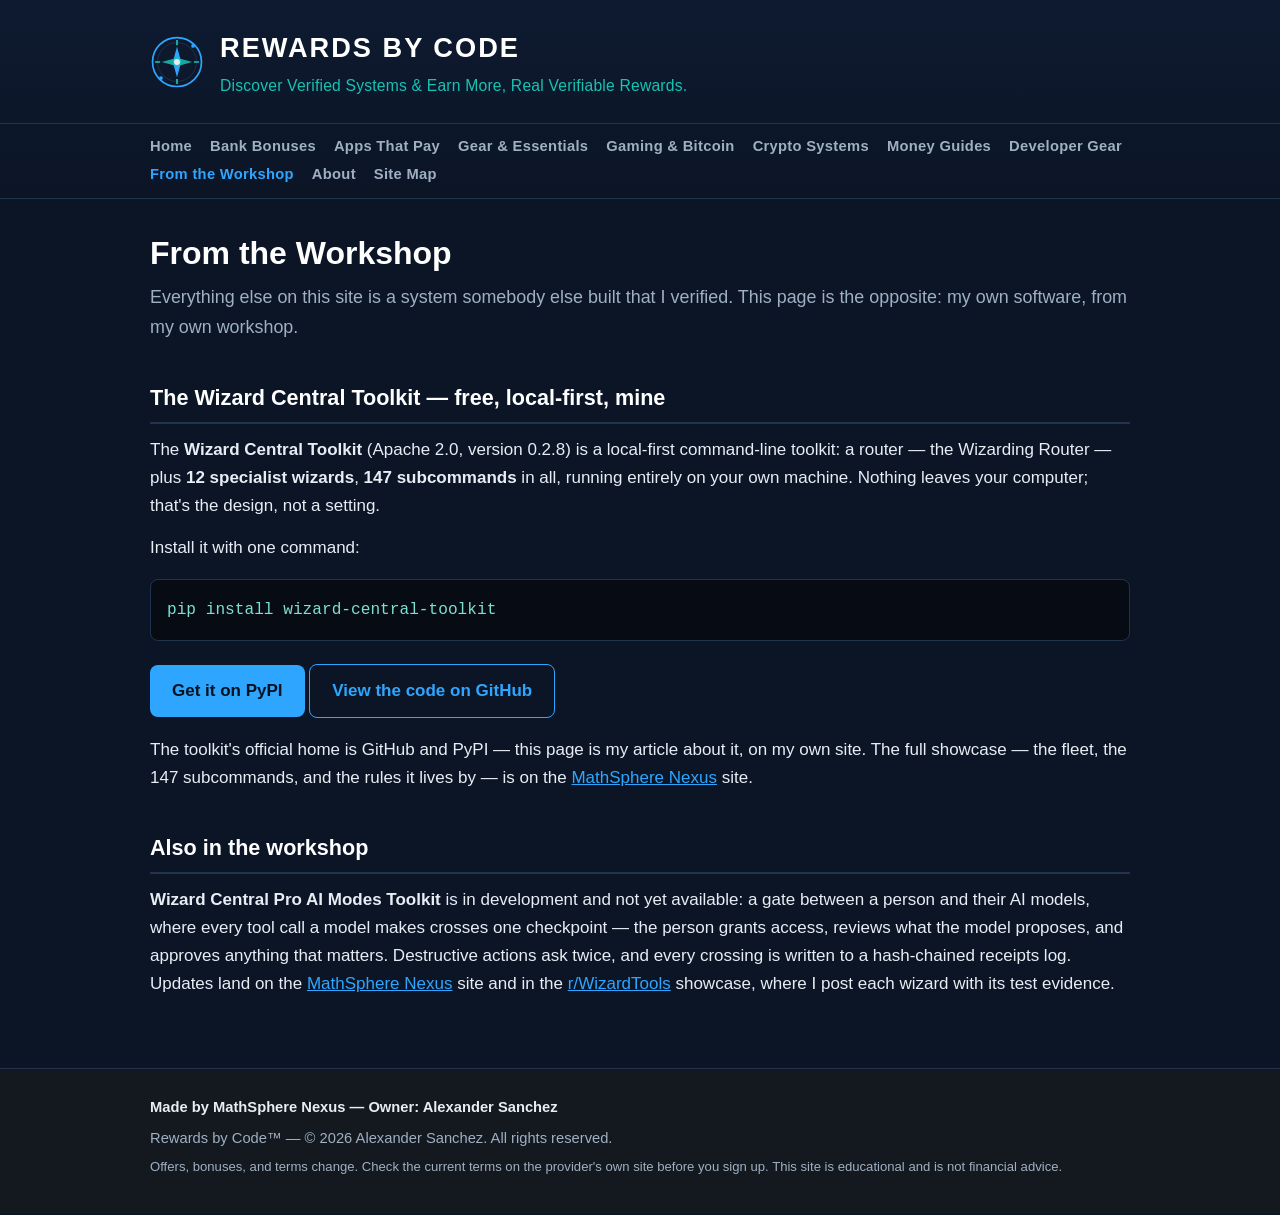
<file: from-the-workshop.html>
<!DOCTYPE html>
<html lang="en">
<head>
<meta charset="UTF-8">
<meta name="viewport" content="width=device-width, initial-scale=1.0">
<title>From the Workshop — The Free Wizard Central Toolkit | Rewards by Code</title>
<meta name="description" content="My own software: the Wizard Central Toolkit — a local-first command-line toolkit with a router and 12 specialist wizards, 147 subcommands, free under Apache 2.0. Install: pip install wizard-central-toolkit">
<link rel="stylesheet" href="style.css">
</head>
<body>

<header class="site-header">
  <div class="wrap header-in">
    <a class="brand" href="index.html">
      <svg width="54" height="54" viewBox="0 0 64 64" role="img" aria-label="Rewards by Code emblem">
        <circle cx="32" cy="32" r="29" fill="none" stroke="#2ea6ff" stroke-width="2"/>
        <circle cx="32" cy="32" r="23" fill="none" stroke="#22334f" stroke-width="1"/>
        <path d="M32 6v6M32 52v6M6 32h6M52 32h6" stroke="#17c3b2" stroke-width="2"/>
        <polygon points="32,14 37,32 32,50 27,32" fill="#2ea6ff"/>
        <polygon points="14,32 32,27 50,32 32,37" fill="#17c3b2" opacity="0.85"/>
        <circle cx="32" cy="32" r="3.5" fill="#e8edf4"/>
        <circle cx="51" cy="13" r="2.2" fill="#2ea6ff"/>
        <circle cx="13" cy="51" r="2.2" fill="#2ea6ff"/>
      </svg>
      <span>
        <span class="brand-name">REWARDS BY CODE</span>
        <span class="brand-tag">Discover Verified Systems &amp; Earn More, Real Verifiable Rewards.</span>
      </span>
    </a>
  </div>
  <nav class="site-nav">
    <div class="wrap nav-in">
      <a href="index.html">Home</a>
      <a href="bank-bonuses.html">Bank Bonuses</a>
      <a href="apps-that-pay.html">Apps That Pay</a>
      <a href="gear-essentials.html">Gear &amp; Essentials</a>
      <a href="gaming-bitcoin-rewards.html">Gaming &amp; Bitcoin</a>
      <a href="crypto-systems.html">Crypto Systems</a>
      <a href="money-guides.html">Money Guides</a>
      <a href="developer-gear.html">Developer Gear</a>
      <a href="from-the-workshop.html" class="current">From the Workshop</a>
      <a href="about.html">About</a>
      <a href="sitemap.html">Site Map</a>
    </div>
  </nav>
</header>

<main>
  <div class="wrap">

    <h1>From the Workshop</h1>
    <p class="lede">Everything else on this site is a system somebody else
    built that I verified. This page is the opposite: my own software,
    from my own workshop.</p>

    <h2>The Wizard Central Toolkit — free, local-first, mine</h2>
    <p>The <strong>Wizard Central Toolkit</strong> (Apache 2.0, version
    0.2.8) is a local-first command-line toolkit: a router — the Wizarding
    Router — plus <strong>12 specialist wizards</strong>, <strong>147
    subcommands</strong> in all, running entirely on your own machine.
    Nothing leaves your computer; that's the design, not a setting.</p>
    <p>Install it with one command:</p>
    <pre><code>pip install wizard-central-toolkit</code></pre>
    <p>
      <a class="btn" href="https://pypi.org/project/wizard-central-toolkit/" target="_blank" rel="noopener">Get it on PyPI</a>
      <a class="btn btn-ghost" href="https://github.com/rewardsbycode-eng" target="_blank" rel="noopener">View the code on GitHub</a>
    </p>
    <p>The toolkit's official home is GitHub and PyPI — this page is my
    article about it, on my own site. The full showcase — the fleet, the
    147 subcommands, and the rules it lives by — is on the
    <a href="https://mathspherenexus.com">MathSphere Nexus</a> site.</p>

    <h2>Also in the workshop</h2>
    <p><strong>Wizard Central Pro AI Modes Toolkit</strong> is in
    development and not yet available: a gate between a person and their
    AI models, where every tool call a model makes crosses one checkpoint
    — the person grants access, reviews what the model proposes, and
    approves anything that matters. Destructive actions ask twice, and
    every crossing is written to a hash-chained receipts log. Updates land
    on the <a href="https://mathspherenexus.com">MathSphere Nexus</a>
    site and in the <a href="https://www.reddit.com/r/WizardTools/" target="_blank" rel="noopener">r/WizardTools</a>
    showcase, where I post each wizard with its test evidence.</p>

  </div>
</main>

<footer class="site-footer">
  <div class="wrap">
    <p class="credit">Made by MathSphere Nexus — Owner: Alexander Sanchez</p>
    <p>Rewards by Code™ — © 2026 Alexander Sanchez. All rights reserved.</p>
    <p class="fine">Offers, bonuses, and terms change. Check the current
    terms on the provider's own site before you sign up. This site is
    educational and is not financial advice.</p>
  </div>
</footer>

</body>
</html>
</file>
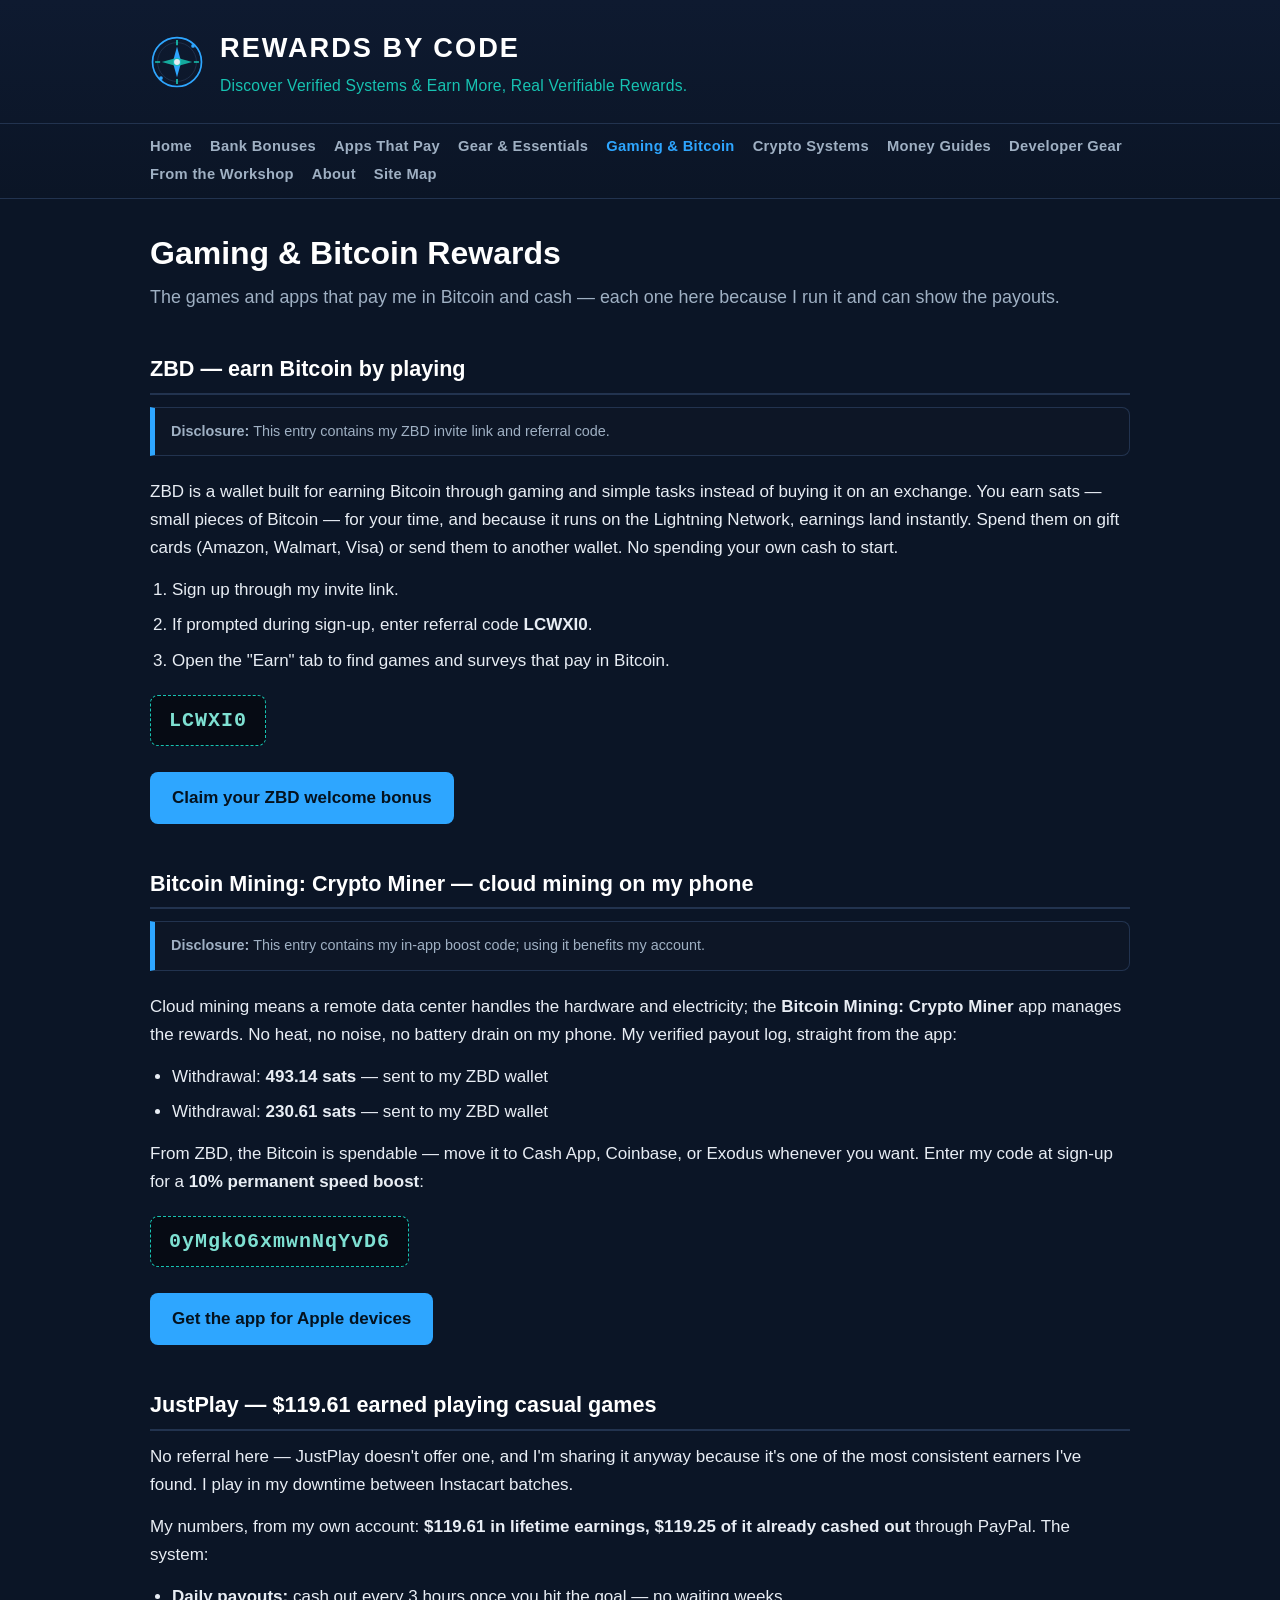
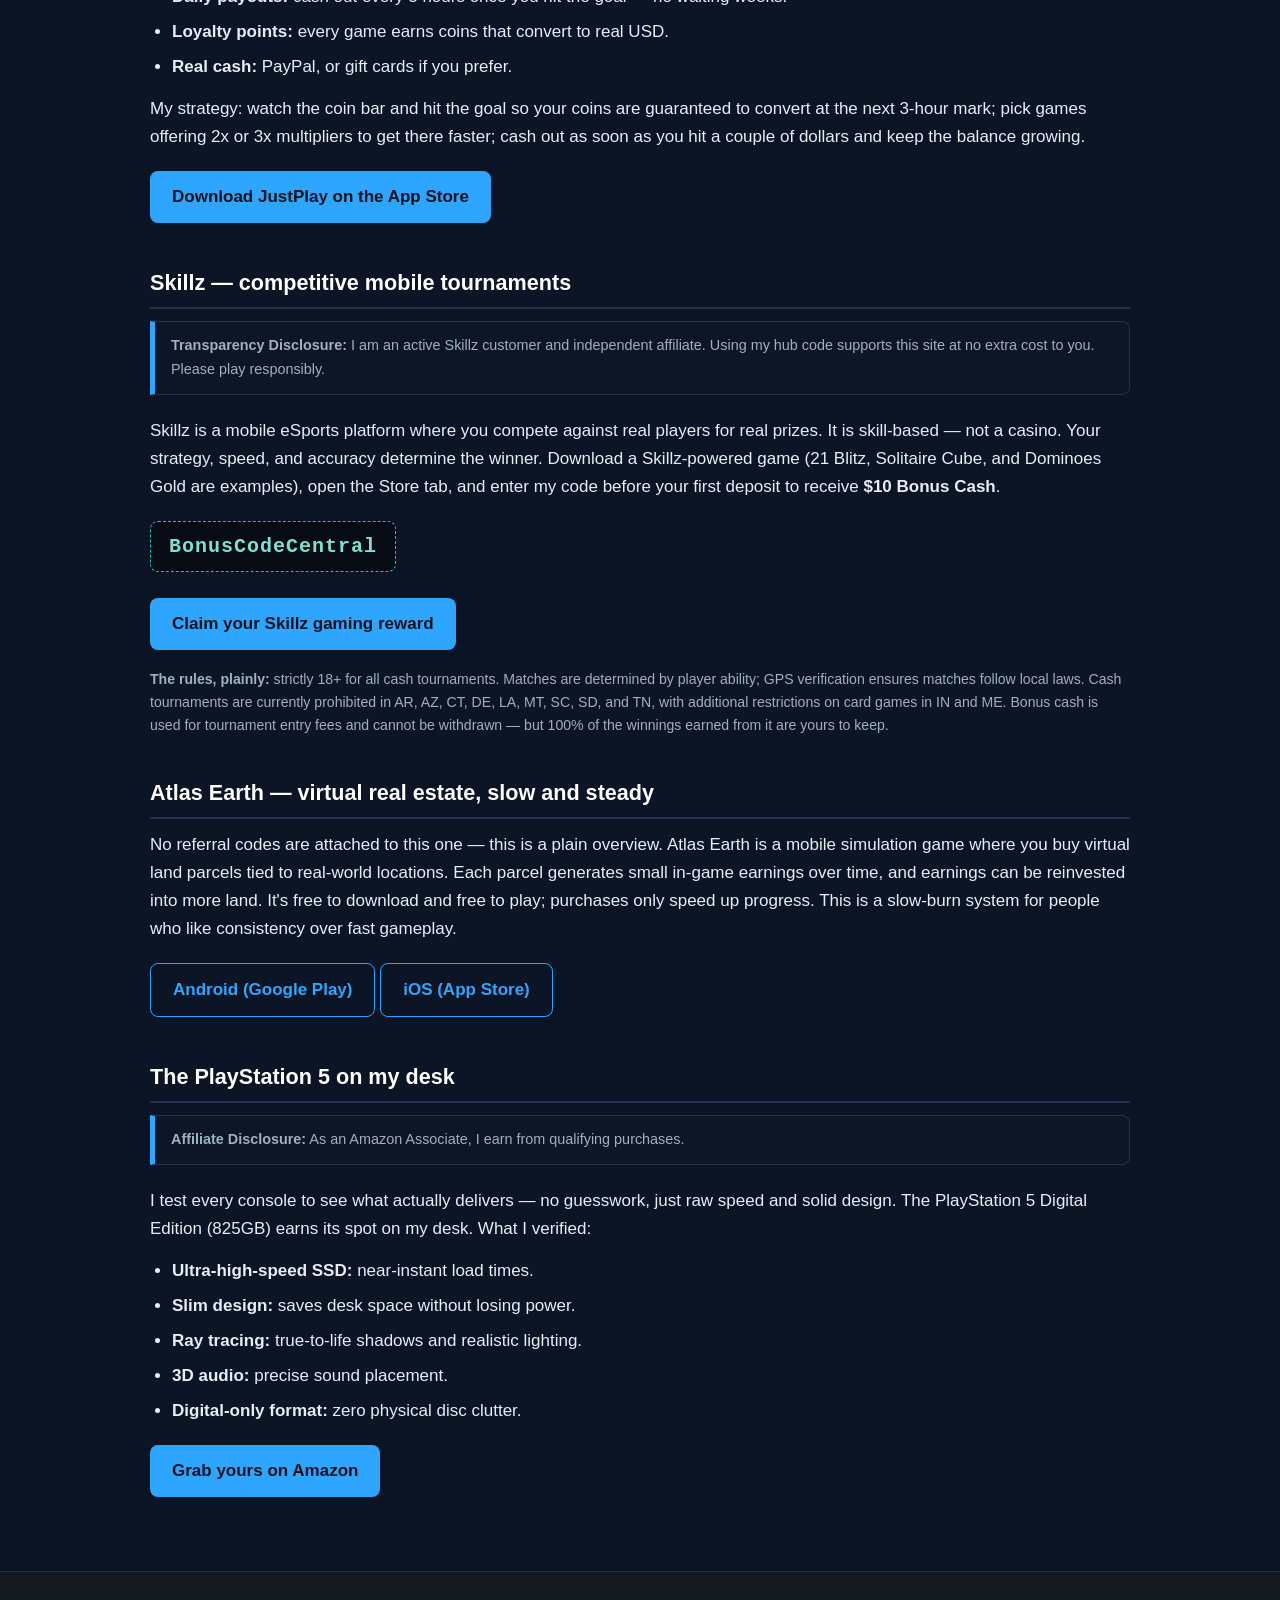
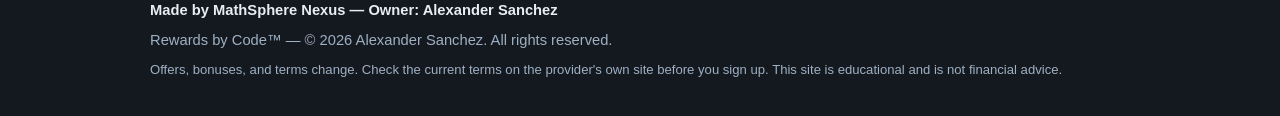
<file: gaming-bitcoin-rewards.html>
<!DOCTYPE html>
<html lang="en">
<head>
<meta charset="UTF-8">
<meta name="viewport" content="width=device-width, initial-scale=1.0">
<title>Gaming &amp; Bitcoin Rewards — ZBD, JustPlay, Skillz, Atlas Earth, PS5 | Rewards by Code</title>
<meta name="description" content="Games and apps that pay in Bitcoin and cash: ZBD (code LCWXI0), the Bitcoin Mining app I cash out from, JustPlay ($119.61 earned), Skillz, Atlas Earth, and my PS5.">
<link rel="stylesheet" href="style.css">
</head>
<body>

<header class="site-header">
  <div class="wrap header-in">
    <a class="brand" href="index.html">
      <svg width="54" height="54" viewBox="0 0 64 64" role="img" aria-label="Rewards by Code emblem">
        <circle cx="32" cy="32" r="29" fill="none" stroke="#2ea6ff" stroke-width="2"/>
        <circle cx="32" cy="32" r="23" fill="none" stroke="#22334f" stroke-width="1"/>
        <path d="M32 6v6M32 52v6M6 32h6M52 32h6" stroke="#17c3b2" stroke-width="2"/>
        <polygon points="32,14 37,32 32,50 27,32" fill="#2ea6ff"/>
        <polygon points="14,32 32,27 50,32 32,37" fill="#17c3b2" opacity="0.85"/>
        <circle cx="32" cy="32" r="3.5" fill="#e8edf4"/>
        <circle cx="51" cy="13" r="2.2" fill="#2ea6ff"/>
        <circle cx="13" cy="51" r="2.2" fill="#2ea6ff"/>
      </svg>
      <span>
        <span class="brand-name">REWARDS BY CODE</span>
        <span class="brand-tag">Discover Verified Systems &amp; Earn More, Real Verifiable Rewards.</span>
      </span>
    </a>
  </div>
  <nav class="site-nav">
    <div class="wrap nav-in">
      <a href="index.html">Home</a>
      <a href="bank-bonuses.html">Bank Bonuses</a>
      <a href="apps-that-pay.html">Apps That Pay</a>
      <a href="gear-essentials.html">Gear &amp; Essentials</a>
      <a href="gaming-bitcoin-rewards.html" class="current">Gaming &amp; Bitcoin</a>
      <a href="crypto-systems.html">Crypto Systems</a>
      <a href="money-guides.html">Money Guides</a>
      <a href="developer-gear.html">Developer Gear</a>
      <a href="from-the-workshop.html">From the Workshop</a>
      <a href="about.html">About</a>
      <a href="sitemap.html">Site Map</a>
    </div>
  </nav>
</header>

<main>
  <div class="wrap">

    <h1>Gaming &amp; Bitcoin Rewards</h1>
    <p class="lede">The games and apps that pay me in Bitcoin and cash —
    each one here because I run it and can show the payouts.</p>

    <h2>ZBD — earn Bitcoin by playing</h2>
    <p class="disclosure"><strong>Disclosure:</strong> This entry contains
    my ZBD invite link and referral code.</p>
    <p>ZBD is a wallet built for earning Bitcoin through gaming and simple
    tasks instead of buying it on an exchange. You earn sats — small
    pieces of Bitcoin — for your time, and because it runs on the
    Lightning Network, earnings land instantly. Spend them on gift cards
    (Amazon, Walmart, Visa) or send them to another wallet. No spending
    your own cash to start.</p>
    <ol>
      <li>Sign up through my invite link.</li>
      <li>If prompted during sign-up, enter referral code
      <strong>LCWXI0</strong>.</li>
      <li>Open the "Earn" tab to find games and surveys that pay in
      Bitcoin.</li>
    </ol>
    <p><span class="codebox">LCWXI0</span></p>
    <p><a class="btn" href="https://zbd.link/hcHi/invite?af_sub1=LCWXI0&amp;deep_link_value=fwb_two_for_two" target="_blank" rel="noopener">Claim your ZBD welcome bonus</a></p>

    <h2>Bitcoin Mining: Crypto Miner — cloud mining on my phone</h2>
    <p class="disclosure"><strong>Disclosure:</strong> This entry contains
    my in-app boost code; using it benefits my account.</p>
    <p>Cloud mining means a remote data center handles the hardware and
    electricity; the <strong>Bitcoin Mining: Crypto Miner</strong> app
    manages the rewards. No heat, no noise, no battery drain on my phone.
    My verified payout log, straight from the app:</p>
    <ul>
      <li>Withdrawal: <strong>493.14 sats</strong> — sent to my ZBD
      wallet</li>
      <li>Withdrawal: <strong>230.61 sats</strong> — sent to my ZBD
      wallet</li>
    </ul>
    <p>From ZBD, the Bitcoin is spendable — move it to Cash App, Coinbase,
    or Exodus whenever you want. Enter my code at sign-up for a
    <strong>10% permanent speed boost</strong>:</p>
    <p><span class="codebox">0yMgkO6xmwnNqYvD6</span></p>
    <p><a class="btn" href="https://apps.apple.com/us/app/bitcoin-mining-crypto-miner/id6468313323" target="_blank" rel="noopener">Get the app for Apple devices</a></p>

    <h2>JustPlay — $119.61 earned playing casual games</h2>
    <p>No referral here — JustPlay doesn't offer one, and I'm sharing it
    anyway because it's one of the most consistent earners I've found. I
    play in my downtime between Instacart batches.</p>
    <p>My numbers, from my own account: <strong>$119.61 in lifetime
    earnings, $119.25 of it already cashed out</strong> through PayPal.
    The system:</p>
    <ul>
      <li><strong>Daily payouts:</strong> cash out every 3 hours once you
      hit the goal — no waiting weeks.</li>
      <li><strong>Loyalty points:</strong> every game earns coins that
      convert to real USD.</li>
      <li><strong>Real cash:</strong> PayPal, or gift cards if you
      prefer.</li>
    </ul>
    <p>My strategy: watch the coin bar and hit the goal so your coins are
    guaranteed to convert at the next 3-hour mark; pick games offering 2x
    or 3x multipliers to get there faster; cash out as soon as you hit a
    couple of dollars and keep the balance growing.</p>
    <p><a class="btn" href="https://apps.apple.com/us/app/justplay-loyalty-program/id6444946155" target="_blank" rel="noopener">Download JustPlay on the App Store</a></p>

    <h2>Skillz — competitive mobile tournaments</h2>
    <p class="disclosure"><strong>Transparency Disclosure:</strong> I am
    an active Skillz customer and independent affiliate. Using my hub
    code supports this site at no extra cost to you. Please play
    responsibly.</p>
    <p>Skillz is a mobile eSports platform where you compete against real
    players for real prizes. It is skill-based — not a casino. Your
    strategy, speed, and accuracy determine the winner. Download a
    Skillz-powered game (21 Blitz, Solitaire Cube, and Dominoes Gold are
    examples), open the Store tab, and enter my code before your first
    deposit to receive <strong>$10 Bonus Cash</strong>.</p>
    <p><span class="codebox">BonusCodeCentral</span></p>
    <p><a class="btn" href="https://skillz.onelink.me/S0qG/j5vxapz4" target="_blank" rel="noopener">Claim your Skillz gaming reward</a></p>
    <p class="small"><strong>The rules, plainly:</strong> strictly 18+ for
    all cash tournaments. Matches are determined by player ability; GPS
    verification ensures matches follow local laws. Cash tournaments are
    currently prohibited in AR, AZ, CT, DE, LA, MT, SC, SD, and TN, with
    additional restrictions on card games in IN and ME. Bonus cash is
    used for tournament entry fees and cannot be withdrawn — but 100% of
    the winnings earned from it are yours to keep.</p>

    <h2>Atlas Earth — virtual real estate, slow and steady</h2>
    <p>No referral codes are attached to this one — this is a plain
    overview. Atlas Earth is a mobile simulation game where you buy
    virtual land parcels tied to real-world locations. Each parcel
    generates small in-game earnings over time, and earnings can be
    reinvested into more land. It's free to download and free to play;
    purchases only speed up progress. This is a slow-burn system for
    people who like consistency over fast gameplay.</p>
    <p>
      <a class="btn btn-ghost" href="https://play.google.com/store/apps/details?id=ci.atlasearth.client" target="_blank" rel="noopener">Android (Google Play)</a>
      <a class="btn btn-ghost" href="https://apps.apple.com/us/app/atlas-earth/id1567636697" target="_blank" rel="noopener">iOS (App Store)</a>
    </p>

    <h2>The PlayStation 5 on my desk</h2>
    <p class="disclosure"><strong>Affiliate Disclosure:</strong> As an
    Amazon Associate, I earn from qualifying purchases.</p>
    <p>I test every console to see what actually delivers — no guesswork,
    just raw speed and solid design. The PlayStation 5 Digital Edition
    (825GB) earns its spot on my desk. What I verified:</p>
    <ul>
      <li><strong>Ultra-high-speed SSD:</strong> near-instant load
      times.</li>
      <li><strong>Slim design:</strong> saves desk space without losing
      power.</li>
      <li><strong>Ray tracing:</strong> true-to-life shadows and realistic
      lighting.</li>
      <li><strong>3D audio:</strong> precise sound placement.</li>
      <li><strong>Digital-only format:</strong> zero physical disc
      clutter.</li>
    </ul>
    <p><a class="btn" href="https://amzn.to/4coQxwj" target="_blank" rel="noopener">Grab yours on Amazon</a></p>

  </div>
</main>

<footer class="site-footer">
  <div class="wrap">
    <p class="credit">Made by MathSphere Nexus — Owner: Alexander Sanchez</p>
    <p>Rewards by Code™ — © 2026 Alexander Sanchez. All rights reserved.</p>
    <p class="fine">Offers, bonuses, and terms change. Check the current
    terms on the provider's own site before you sign up. This site is
    educational and is not financial advice.</p>
  </div>
</footer>

</body>
</html>
</file>
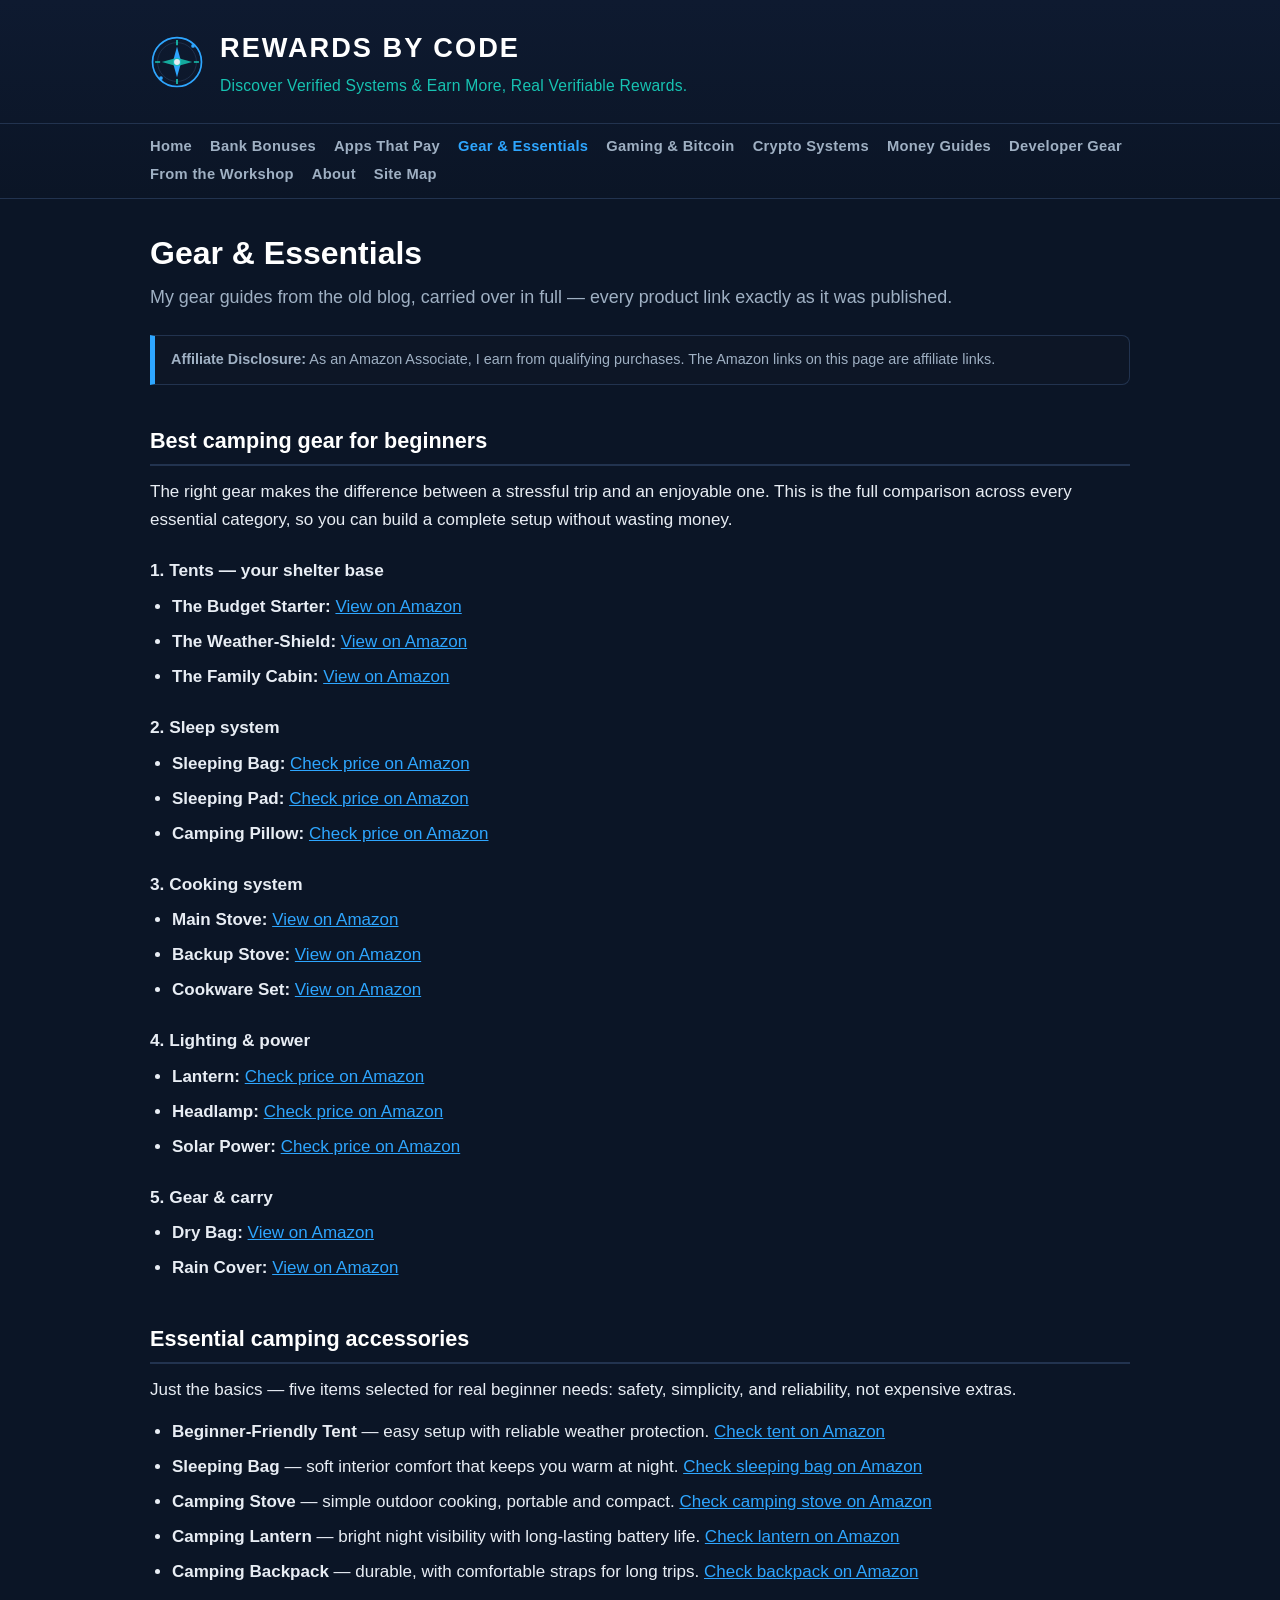
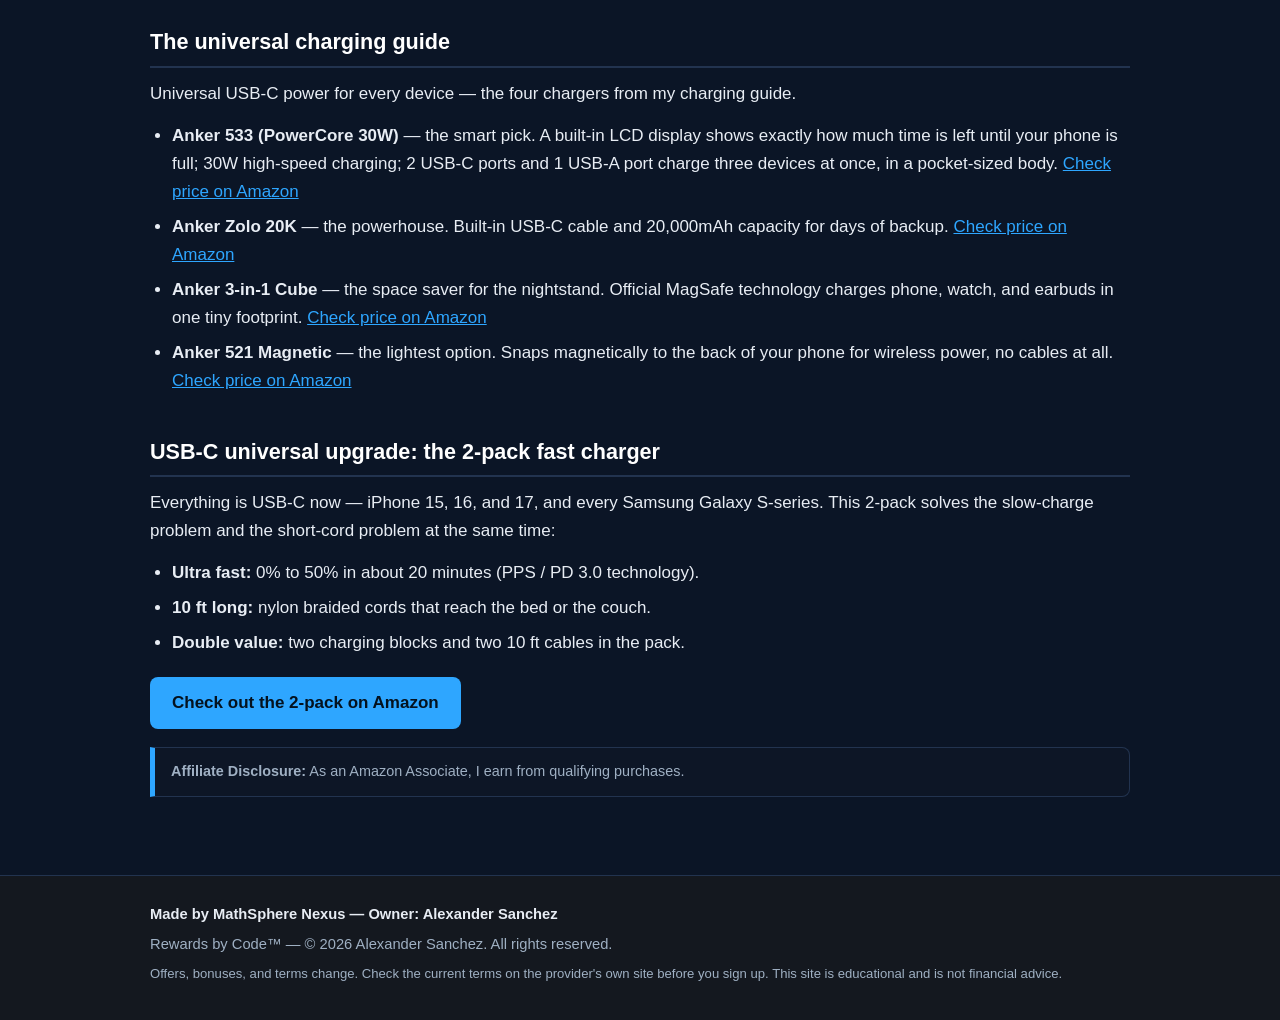
<file: gear-essentials.html>
<!DOCTYPE html>
<html lang="en">
<head>
<meta charset="UTF-8">
<meta name="viewport" content="width=device-width, initial-scale=1.0">
<title>Gear &amp; Essentials — Camping Gear, Accessories, and Charging Guides | Rewards by Code</title>
<meta name="description" content="My Amazon gear guides carried over in full: best camping gear for beginners, essential camping accessories, the universal charging guide, and the USB-C 2-pack upgrade.">
<link rel="stylesheet" href="style.css">
</head>
<body>

<header class="site-header">
  <div class="wrap header-in">
    <a class="brand" href="index.html">
      <svg width="54" height="54" viewBox="0 0 64 64" role="img" aria-label="Rewards by Code emblem">
        <circle cx="32" cy="32" r="29" fill="none" stroke="#2ea6ff" stroke-width="2"/>
        <circle cx="32" cy="32" r="23" fill="none" stroke="#22334f" stroke-width="1"/>
        <path d="M32 6v6M32 52v6M6 32h6M52 32h6" stroke="#17c3b2" stroke-width="2"/>
        <polygon points="32,14 37,32 32,50 27,32" fill="#2ea6ff"/>
        <polygon points="14,32 32,27 50,32 32,37" fill="#17c3b2" opacity="0.85"/>
        <circle cx="32" cy="32" r="3.5" fill="#e8edf4"/>
        <circle cx="51" cy="13" r="2.2" fill="#2ea6ff"/>
        <circle cx="13" cy="51" r="2.2" fill="#2ea6ff"/>
      </svg>
      <span>
        <span class="brand-name">REWARDS BY CODE</span>
        <span class="brand-tag">Discover Verified Systems &amp; Earn More, Real Verifiable Rewards.</span>
      </span>
    </a>
  </div>
  <nav class="site-nav">
    <div class="wrap nav-in">
      <a href="index.html">Home</a>
      <a href="bank-bonuses.html">Bank Bonuses</a>
      <a href="apps-that-pay.html">Apps That Pay</a>
      <a href="gear-essentials.html" class="current">Gear &amp; Essentials</a>
      <a href="gaming-bitcoin-rewards.html">Gaming &amp; Bitcoin</a>
      <a href="crypto-systems.html">Crypto Systems</a>
      <a href="money-guides.html">Money Guides</a>
      <a href="developer-gear.html">Developer Gear</a>
      <a href="from-the-workshop.html">From the Workshop</a>
      <a href="about.html">About</a>
      <a href="sitemap.html">Site Map</a>
    </div>
  </nav>
</header>

<main>
  <div class="wrap">

    <h1>Gear &amp; Essentials</h1>
    <p class="lede">My gear guides from the old blog, carried over in full —
    every product link exactly as it was published.</p>

    <p class="disclosure"><strong>Affiliate Disclosure:</strong> As an
    Amazon Associate, I earn from qualifying purchases. The Amazon links
    on this page are affiliate links.</p>

    <h2>Best camping gear for beginners</h2>
    <p>The right gear makes the difference between a stressful trip and an
    enjoyable one. This is the full comparison across every essential
    category, so you can build a complete setup without wasting money.</p>

    <h3>1. Tents — your shelter base</h3>
    <ul>
      <li><strong>The Budget Starter:</strong> <a href="https://amzn.to/3Q8iS2I" target="_blank" rel="noopener">View on Amazon</a></li>
      <li><strong>The Weather-Shield:</strong> <a href="https://amzn.to/4sx3Ssr" target="_blank" rel="noopener">View on Amazon</a></li>
      <li><strong>The Family Cabin:</strong> <a href="https://amzn.to/4vy2vfO" target="_blank" rel="noopener">View on Amazon</a></li>
    </ul>

    <h3>2. Sleep system</h3>
    <ul>
      <li><strong>Sleeping Bag:</strong> <a href="https://amzn.to/425e2pw" target="_blank" rel="noopener">Check price on Amazon</a></li>
      <li><strong>Sleeping Pad:</strong> <a href="https://amzn.to/4dQsHMr" target="_blank" rel="noopener">Check price on Amazon</a></li>
      <li><strong>Camping Pillow:</strong> <a href="https://amzn.to/4vMjnQm" target="_blank" rel="noopener">Check price on Amazon</a></li>
    </ul>

    <h3>3. Cooking system</h3>
    <ul>
      <li><strong>Main Stove:</strong> <a href="https://amzn.to/4cJbH9Q" target="_blank" rel="noopener">View on Amazon</a></li>
      <li><strong>Backup Stove:</strong> <a href="https://amzn.to/48ySKEk" target="_blank" rel="noopener">View on Amazon</a></li>
      <li><strong>Cookware Set:</strong> <a href="https://amzn.to/4cng6hj" target="_blank" rel="noopener">View on Amazon</a></li>
    </ul>

    <h3>4. Lighting &amp; power</h3>
    <ul>
      <li><strong>Lantern:</strong> <a href="https://amzn.to/3QfsIzK" target="_blank" rel="noopener">Check price on Amazon</a></li>
      <li><strong>Headlamp:</strong> <a href="https://amzn.to/4tUUq3v" target="_blank" rel="noopener">Check price on Amazon</a></li>
      <li><strong>Solar Power:</strong> <a href="https://amzn.to/4sFgvlo" target="_blank" rel="noopener">Check price on Amazon</a></li>
    </ul>

    <h3>5. Gear &amp; carry</h3>
    <ul>
      <li><strong>Dry Bag:</strong> <a href="https://amzn.to/42822DB" target="_blank" rel="noopener">View on Amazon</a></li>
      <li><strong>Rain Cover:</strong> <a href="https://amzn.to/4tSTAUU" target="_blank" rel="noopener">View on Amazon</a></li>
    </ul>

    <h2>Essential camping accessories</h2>
    <p>Just the basics — five items selected for real beginner needs:
    safety, simplicity, and reliability, not expensive extras.</p>
    <ul>
      <li><strong>Beginner-Friendly Tent</strong> — easy setup with reliable
      weather protection. <a href="https://amzn.to/480KIE5" target="_blank" rel="noopener">Check tent on Amazon</a></li>
      <li><strong>Sleeping Bag</strong> — soft interior comfort that keeps
      you warm at night. <a href="https://amzn.to/3Q8ZzpX" target="_blank" rel="noopener">Check sleeping bag on Amazon</a></li>
      <li><strong>Camping Stove</strong> — simple outdoor cooking, portable
      and compact. <a href="https://amzn.to/4cpJVxX" target="_blank" rel="noopener">Check camping stove on Amazon</a></li>
      <li><strong>Camping Lantern</strong> — bright night visibility with
      long-lasting battery life. <a href="https://amzn.to/4dPKXWk" target="_blank" rel="noopener">Check lantern on Amazon</a></li>
      <li><strong>Camping Backpack</strong> — durable, with comfortable
      straps for long trips. <a href="https://amzn.to/4sFcv4z" target="_blank" rel="noopener">Check backpack on Amazon</a></li>
    </ul>

    <h2>The universal charging guide</h2>
    <p>Universal USB-C power for every device — the four chargers from my
    charging guide.</p>
    <ul>
      <li><strong>Anker 533 (PowerCore 30W)</strong> — the smart pick. A
      built-in LCD display shows exactly how much time is left until your
      phone is full; 30W high-speed charging; 2 USB-C ports and 1 USB-A
      port charge three devices at once, in a pocket-sized body.
      <a href="https://amzn.to/4mzieHB" target="_blank" rel="noopener">Check price on Amazon</a></li>
      <li><strong>Anker Zolo 20K</strong> — the powerhouse. Built-in USB-C
      cable and 20,000mAh capacity for days of backup.
      <a href="https://amzn.to/4cJwWIx" target="_blank" rel="noopener">Check price on Amazon</a></li>
      <li><strong>Anker 3-in-1 Cube</strong> — the space saver for the
      nightstand. Official MagSafe technology charges phone, watch, and
      earbuds in one tiny footprint.
      <a href="https://amzn.to/4sAFUwu" target="_blank" rel="noopener">Check price on Amazon</a></li>
      <li><strong>Anker 521 Magnetic</strong> — the lightest option. Snaps
      magnetically to the back of your phone for wireless power, no cables
      at all.
      <a href="https://amzn.to/4dIRMsG" target="_blank" rel="noopener">Check price on Amazon</a></li>
    </ul>

    <h2>USB-C universal upgrade: the 2-pack fast charger</h2>
    <p>Everything is USB-C now — iPhone 15, 16, and 17, and every Samsung
    Galaxy S-series. This 2-pack solves the slow-charge problem and the
    short-cord problem at the same time:</p>
    <ul>
      <li><strong>Ultra fast:</strong> 0% to 50% in about 20 minutes
      (PPS / PD 3.0 technology).</li>
      <li><strong>10 ft long:</strong> nylon braided cords that reach the
      bed or the couch.</li>
      <li><strong>Double value:</strong> two charging blocks and two 10 ft
      cables in the pack.</li>
    </ul>
    <p><a class="btn" href="https://amzn.to/4vwaxG4" target="_blank" rel="noopener">Check out the 2-pack on Amazon</a></p>

    <p class="disclosure"><strong>Affiliate Disclosure:</strong> As an
    Amazon Associate, I earn from qualifying purchases.</p>

  </div>
</main>

<footer class="site-footer">
  <div class="wrap">
    <p class="credit">Made by MathSphere Nexus — Owner: Alexander Sanchez</p>
    <p>Rewards by Code™ — © 2026 Alexander Sanchez. All rights reserved.</p>
    <p class="fine">Offers, bonuses, and terms change. Check the current
    terms on the provider's own site before you sign up. This site is
    educational and is not financial advice.</p>
  </div>
</footer>

</body>
</html>
</file>
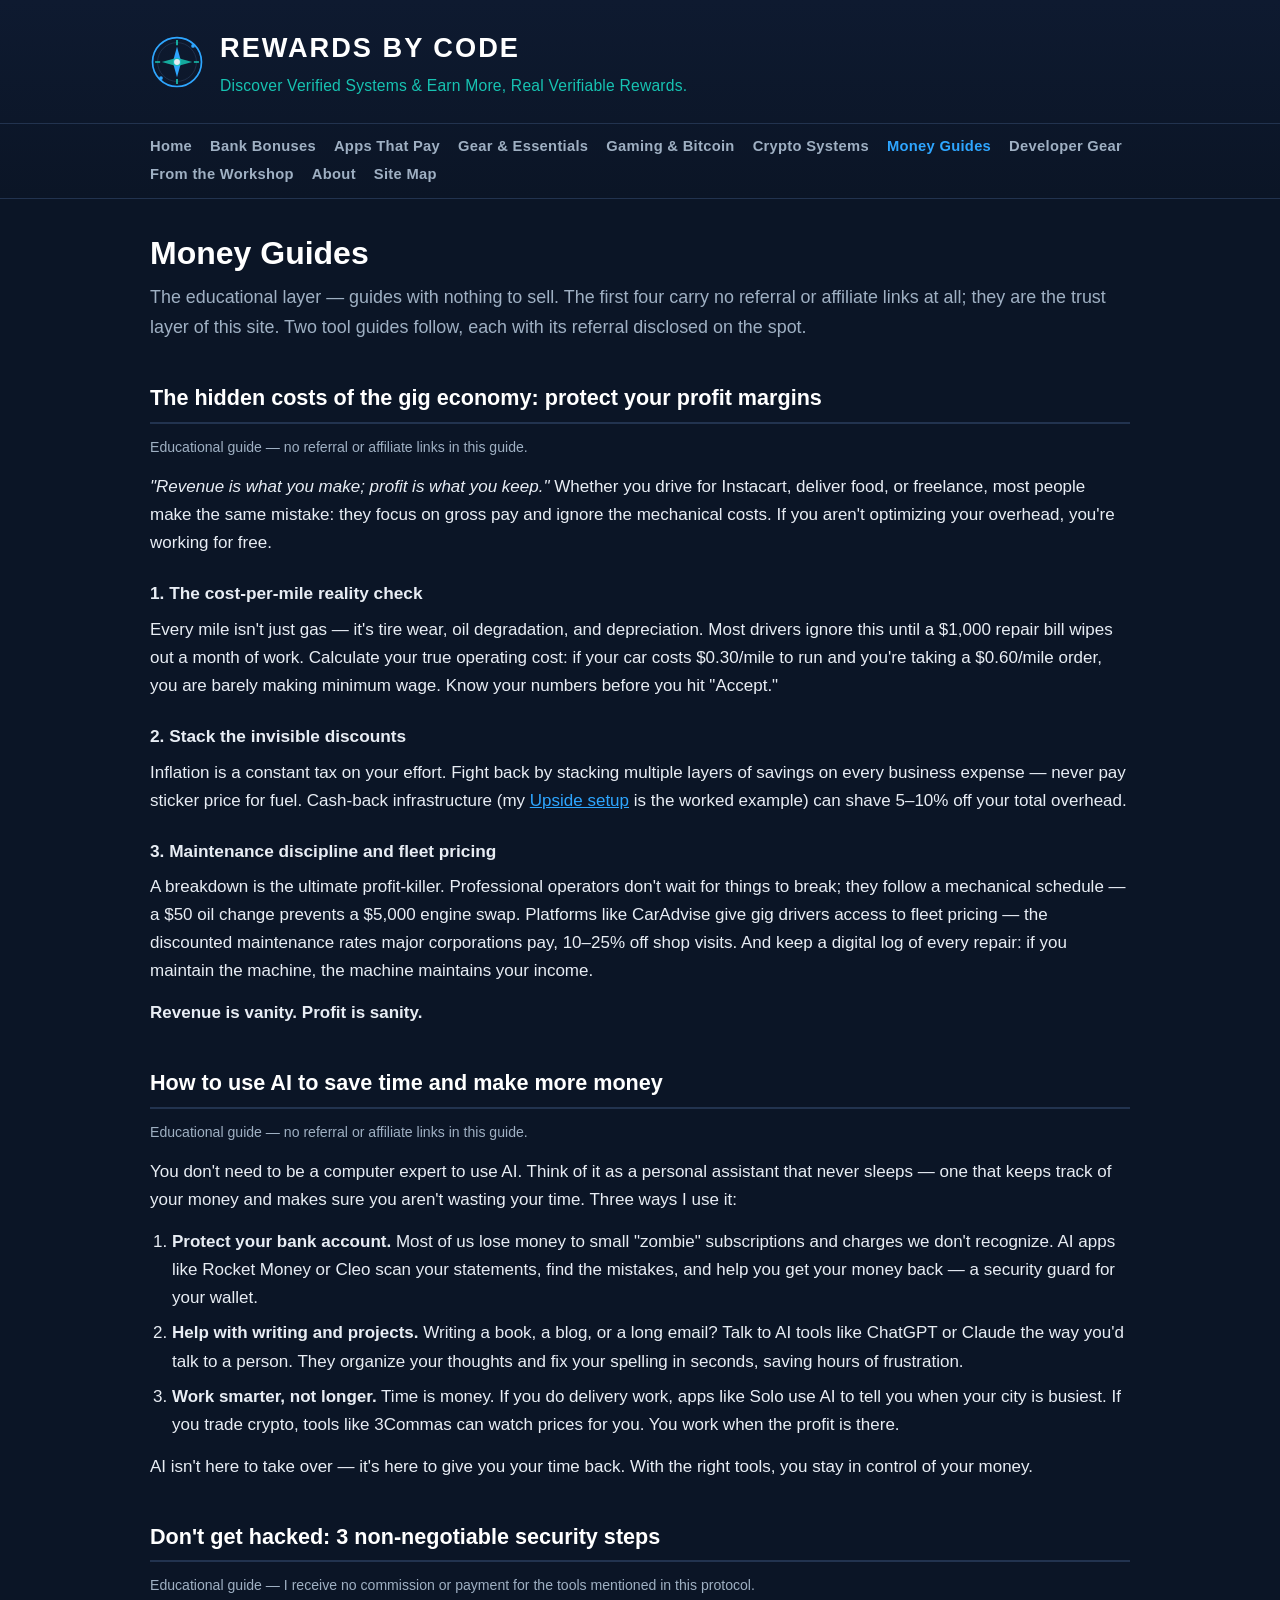
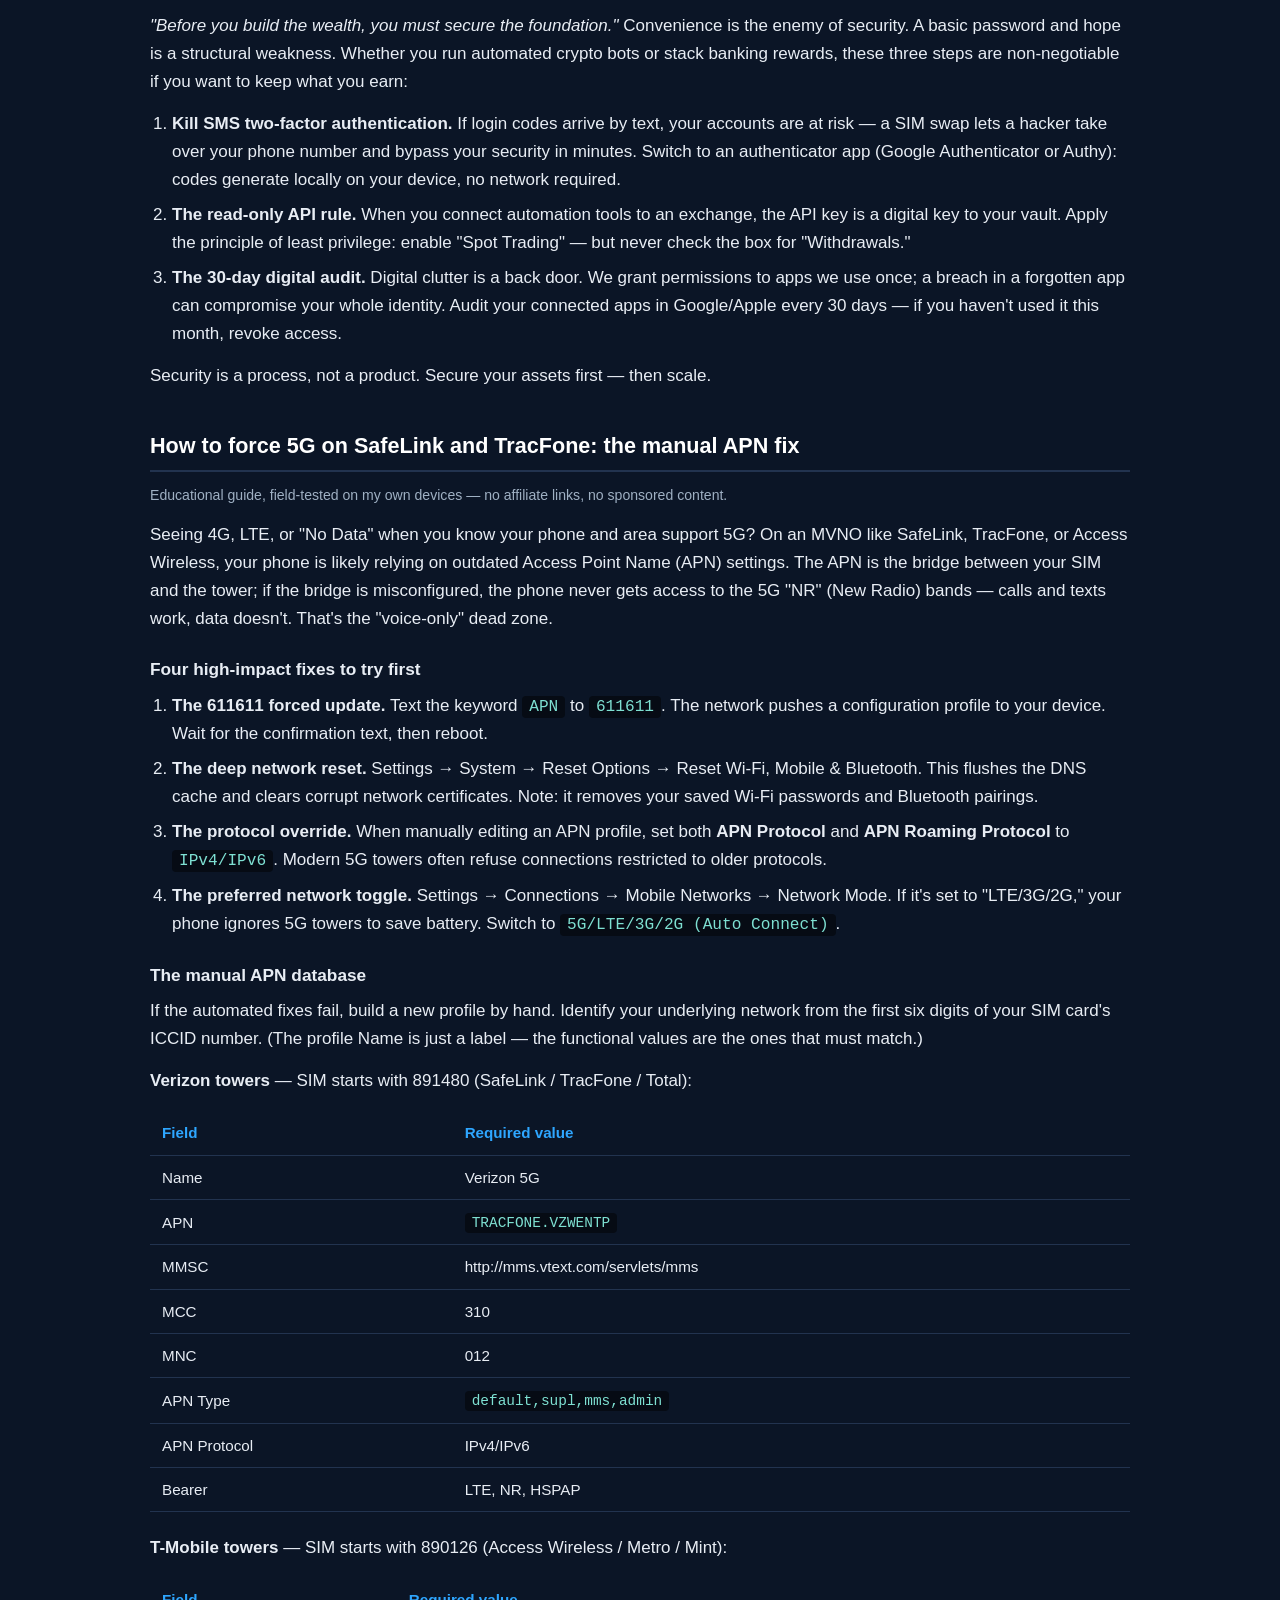
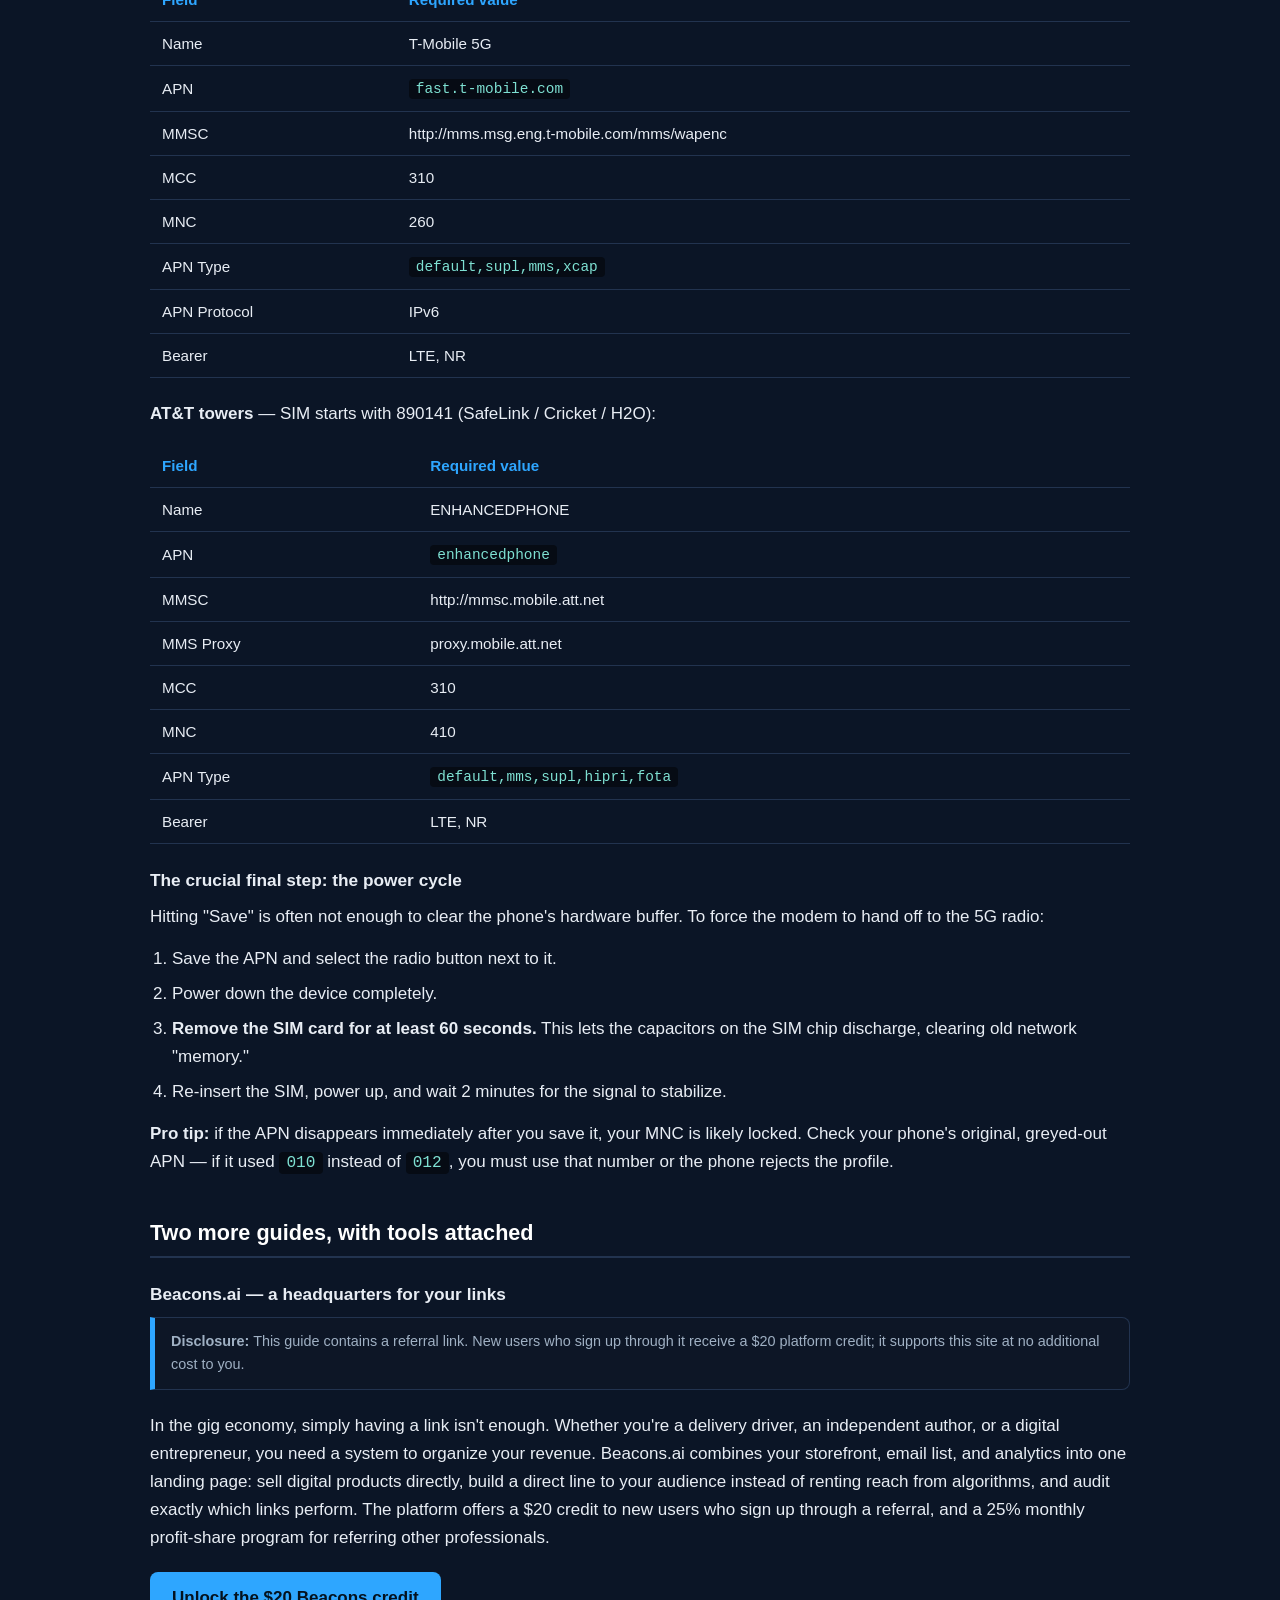
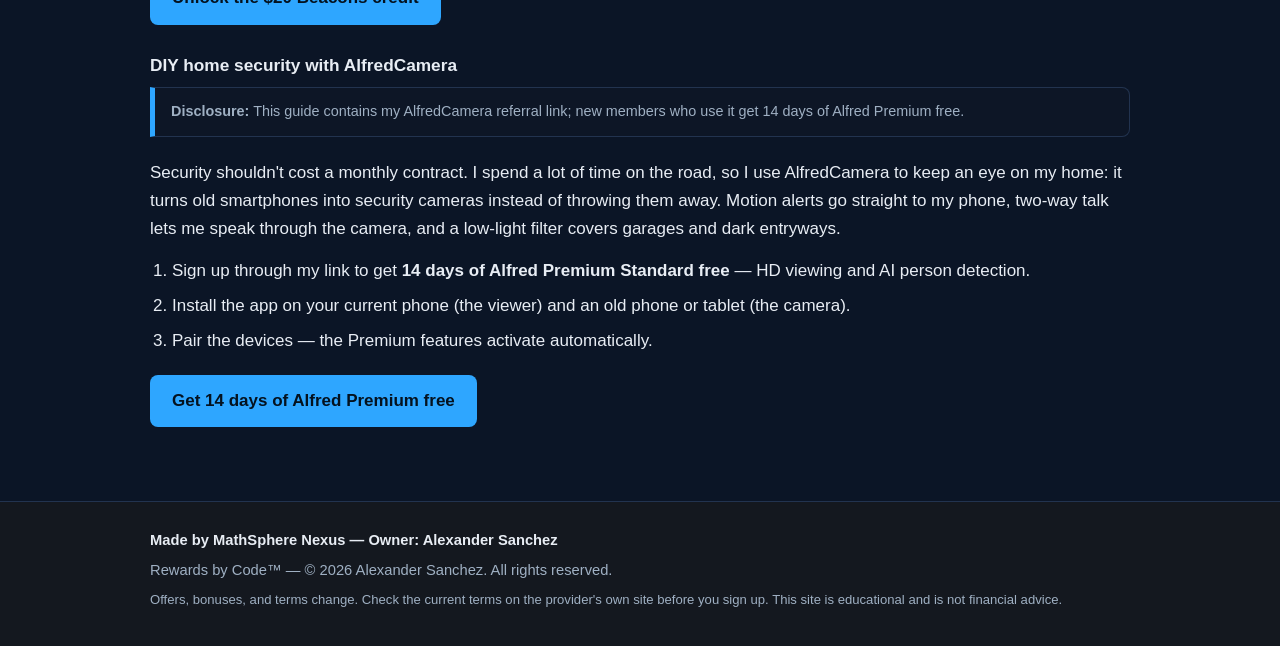
<file: money-guides.html>
<!DOCTYPE html>
<html lang="en">
<head>
<meta charset="UTF-8">
<meta name="viewport" content="width=device-width, initial-scale=1.0">
<title>Money Guides — Gig Margins, AI Tools, Account Security, the 5G APN Fix | Rewards by Code</title>
<meta name="description" content="My educational guides: protect your gig-economy profit margins, use AI to save time and money, three non-negotiable security steps, and the manual APN fix that restores 5G on SafeLink and TracFone.">
<link rel="stylesheet" href="style.css">
</head>
<body>

<header class="site-header">
  <div class="wrap header-in">
    <a class="brand" href="index.html">
      <svg width="54" height="54" viewBox="0 0 64 64" role="img" aria-label="Rewards by Code emblem">
        <circle cx="32" cy="32" r="29" fill="none" stroke="#2ea6ff" stroke-width="2"/>
        <circle cx="32" cy="32" r="23" fill="none" stroke="#22334f" stroke-width="1"/>
        <path d="M32 6v6M32 52v6M6 32h6M52 32h6" stroke="#17c3b2" stroke-width="2"/>
        <polygon points="32,14 37,32 32,50 27,32" fill="#2ea6ff"/>
        <polygon points="14,32 32,27 50,32 32,37" fill="#17c3b2" opacity="0.85"/>
        <circle cx="32" cy="32" r="3.5" fill="#e8edf4"/>
        <circle cx="51" cy="13" r="2.2" fill="#2ea6ff"/>
        <circle cx="13" cy="51" r="2.2" fill="#2ea6ff"/>
      </svg>
      <span>
        <span class="brand-name">REWARDS BY CODE</span>
        <span class="brand-tag">Discover Verified Systems &amp; Earn More, Real Verifiable Rewards.</span>
      </span>
    </a>
  </div>
  <nav class="site-nav">
    <div class="wrap nav-in">
      <a href="index.html">Home</a>
      <a href="bank-bonuses.html">Bank Bonuses</a>
      <a href="apps-that-pay.html">Apps That Pay</a>
      <a href="gear-essentials.html">Gear &amp; Essentials</a>
      <a href="gaming-bitcoin-rewards.html">Gaming &amp; Bitcoin</a>
      <a href="crypto-systems.html">Crypto Systems</a>
      <a href="money-guides.html" class="current">Money Guides</a>
      <a href="developer-gear.html">Developer Gear</a>
      <a href="from-the-workshop.html">From the Workshop</a>
      <a href="about.html">About</a>
      <a href="sitemap.html">Site Map</a>
    </div>
  </nav>
</header>

<main>
  <div class="wrap">

    <h1>Money Guides</h1>
    <p class="lede">The educational layer — guides with nothing to sell.
    The first four carry no referral or affiliate links at all; they are
    the trust layer of this site. Two tool guides follow, each with its
    referral disclosed on the spot.</p>

    <h2>The hidden costs of the gig economy: protect your profit margins</h2>
    <p class="small">Educational guide — no referral or affiliate links
    in this guide.</p>
    <p><em>"Revenue is what you make; profit is what you keep."</em>
    Whether you drive for Instacart, deliver food, or freelance, most
    people make the same mistake: they focus on gross pay and ignore the
    mechanical costs. If you aren't optimizing your overhead, you're
    working for free.</p>
    <h3>1. The cost-per-mile reality check</h3>
    <p>Every mile isn't just gas — it's tire wear, oil degradation, and
    depreciation. Most drivers ignore this until a $1,000 repair bill
    wipes out a month of work. Calculate your true operating cost: if your
    car costs $0.30/mile to run and you're taking a $0.60/mile order, you
    are barely making minimum wage. Know your numbers before you hit
    "Accept."</p>
    <h3>2. Stack the invisible discounts</h3>
    <p>Inflation is a constant tax on your effort. Fight back by stacking
    multiple layers of savings on every business expense — never pay
    sticker price for fuel. Cash-back infrastructure (my
    <a href="apps-that-pay.html">Upside setup</a> is the worked example)
    can shave 5–10% off your total overhead.</p>
    <h3>3. Maintenance discipline and fleet pricing</h3>
    <p>A breakdown is the ultimate profit-killer. Professional operators
    don't wait for things to break; they follow a mechanical schedule — a
    $50 oil change prevents a $5,000 engine swap. Platforms like
    CarAdvise give gig drivers access to fleet pricing — the discounted
    maintenance rates major corporations pay, 10–25% off shop visits.
    And keep a digital log of every repair: if you maintain the machine,
    the machine maintains your income.</p>
    <p><strong>Revenue is vanity. Profit is sanity.</strong></p>

    <h2>How to use AI to save time and make more money</h2>
    <p class="small">Educational guide — no referral or affiliate links
    in this guide.</p>
    <p>You don't need to be a computer expert to use AI. Think of it as a
    personal assistant that never sleeps — one that keeps track of your
    money and makes sure you aren't wasting your time. Three ways I use
    it:</p>
    <ol>
      <li><strong>Protect your bank account.</strong> Most of us lose
      money to small "zombie" subscriptions and charges we don't
      recognize. AI apps like Rocket Money or Cleo scan your statements,
      find the mistakes, and help you get your money back — a security
      guard for your wallet.</li>
      <li><strong>Help with writing and projects.</strong> Writing a book,
      a blog, or a long email? Talk to AI tools like ChatGPT or Claude the
      way you'd talk to a person. They organize your thoughts and fix your
      spelling in seconds, saving hours of frustration.</li>
      <li><strong>Work smarter, not longer.</strong> Time is money. If you
      do delivery work, apps like Solo use AI to tell you when your city
      is busiest. If you trade crypto, tools like 3Commas can watch prices
      for you. You work when the profit is there.</li>
    </ol>
    <p>AI isn't here to take over — it's here to give you your time back.
    With the right tools, you stay in control of your money.</p>

    <h2>Don't get hacked: 3 non-negotiable security steps</h2>
    <p class="small">Educational guide — I receive no commission or
    payment for the tools mentioned in this protocol.</p>
    <p><em>"Before you build the wealth, you must secure the
    foundation."</em> Convenience is the enemy of security. A basic
    password and hope is a structural weakness. Whether you run automated
    crypto bots or stack banking rewards, these three steps are
    non-negotiable if you want to keep what you earn:</p>
    <ol>
      <li><strong>Kill SMS two-factor authentication.</strong> If login
      codes arrive by text, your accounts are at risk — a SIM swap lets a
      hacker take over your phone number and bypass your security in
      minutes. Switch to an authenticator app (Google Authenticator or
      Authy): codes generate locally on your device, no network
      required.</li>
      <li><strong>The read-only API rule.</strong> When you connect
      automation tools to an exchange, the API key is a digital key to
      your vault. Apply the principle of least privilege: enable "Spot
      Trading" — but never check the box for "Withdrawals."</li>
      <li><strong>The 30-day digital audit.</strong> Digital clutter is a
      back door. We grant permissions to apps we use once; a breach in a
      forgotten app can compromise your whole identity. Audit your
      connected apps in Google/Apple every 30 days — if you haven't used
      it this month, revoke access.</li>
    </ol>
    <p>Security is a process, not a product. Secure your assets first —
    then scale.</p>

    <h2>How to force 5G on SafeLink and TracFone: the manual APN fix</h2>
    <p class="small">Educational guide, field-tested on my own devices —
    no affiliate links, no sponsored content.</p>
    <p>Seeing 4G, LTE, or "No Data" when you know your phone and area
    support 5G? On an MVNO like SafeLink, TracFone, or Access Wireless,
    your phone is likely relying on outdated Access Point Name (APN)
    settings. The APN is the bridge between your SIM and the tower; if
    the bridge is misconfigured, the phone never gets access to the 5G
    "NR" (New Radio) bands — calls and texts work, data doesn't. That's
    the "voice-only" dead zone.</p>
    <h3>Four high-impact fixes to try first</h3>
    <ol>
      <li><strong>The 611611 forced update.</strong> Text the keyword
      <code>APN</code> to <code>611611</code>. The network pushes a
      configuration profile to your device. Wait for the confirmation
      text, then reboot.</li>
      <li><strong>The deep network reset.</strong> Settings → System →
      Reset Options → Reset Wi-Fi, Mobile &amp; Bluetooth. This flushes
      the DNS cache and clears corrupt network certificates. Note: it
      removes your saved Wi-Fi passwords and Bluetooth pairings.</li>
      <li><strong>The protocol override.</strong> When manually editing
      an APN profile, set both <strong>APN Protocol</strong> and
      <strong>APN Roaming Protocol</strong> to <code>IPv4/IPv6</code>.
      Modern 5G towers often refuse connections restricted to older
      protocols.</li>
      <li><strong>The preferred network toggle.</strong> Settings →
      Connections → Mobile Networks → Network Mode. If it's set to
      "LTE/3G/2G," your phone ignores 5G towers to save battery. Switch to
      <code>5G/LTE/3G/2G (Auto Connect)</code>.</li>
    </ol>
    <h3>The manual APN database</h3>
    <p>If the automated fixes fail, build a new profile by hand. Identify
    your underlying network from the first six digits of your SIM card's
    ICCID number. (The profile Name is just a label — the functional
    values are the ones that must match.)</p>

    <p><strong>Verizon towers</strong> — SIM starts with 891480 (SafeLink /
    TracFone / Total):</p>
    <table>
      <tr><th>Field</th><th>Required value</th></tr>
      <tr><td>Name</td><td>Verizon 5G</td></tr>
      <tr><td>APN</td><td><code>TRACFONE.VZWENTP</code></td></tr>
      <tr><td>MMSC</td><td>http://mms.vtext.com/servlets/mms</td></tr>
      <tr><td>MCC</td><td>310</td></tr>
      <tr><td>MNC</td><td>012</td></tr>
      <tr><td>APN Type</td><td><code>default,supl,mms,admin</code></td></tr>
      <tr><td>APN Protocol</td><td>IPv4/IPv6</td></tr>
      <tr><td>Bearer</td><td>LTE, NR, HSPAP</td></tr>
    </table>

    <p><strong>T-Mobile towers</strong> — SIM starts with 890126 (Access
    Wireless / Metro / Mint):</p>
    <table>
      <tr><th>Field</th><th>Required value</th></tr>
      <tr><td>Name</td><td>T-Mobile 5G</td></tr>
      <tr><td>APN</td><td><code>fast.t-mobile.com</code></td></tr>
      <tr><td>MMSC</td><td>http://mms.msg.eng.t-mobile.com/mms/wapenc</td></tr>
      <tr><td>MCC</td><td>310</td></tr>
      <tr><td>MNC</td><td>260</td></tr>
      <tr><td>APN Type</td><td><code>default,supl,mms,xcap</code></td></tr>
      <tr><td>APN Protocol</td><td>IPv6</td></tr>
      <tr><td>Bearer</td><td>LTE, NR</td></tr>
    </table>

    <p><strong>AT&amp;T towers</strong> — SIM starts with 890141 (SafeLink
    / Cricket / H2O):</p>
    <table>
      <tr><th>Field</th><th>Required value</th></tr>
      <tr><td>Name</td><td>ENHANCEDPHONE</td></tr>
      <tr><td>APN</td><td><code>enhancedphone</code></td></tr>
      <tr><td>MMSC</td><td>http://mmsc.mobile.att.net</td></tr>
      <tr><td>MMS Proxy</td><td>proxy.mobile.att.net</td></tr>
      <tr><td>MCC</td><td>310</td></tr>
      <tr><td>MNC</td><td>410</td></tr>
      <tr><td>APN Type</td><td><code>default,mms,supl,hipri,fota</code></td></tr>
      <tr><td>Bearer</td><td>LTE, NR</td></tr>
    </table>

    <h3>The crucial final step: the power cycle</h3>
    <p>Hitting "Save" is often not enough to clear the phone's hardware
    buffer. To force the modem to hand off to the 5G radio:</p>
    <ol>
      <li>Save the APN and select the radio button next to it.</li>
      <li>Power down the device completely.</li>
      <li><strong>Remove the SIM card for at least 60 seconds.</strong>
      This lets the capacitors on the SIM chip discharge, clearing old
      network "memory."</li>
      <li>Re-insert the SIM, power up, and wait 2 minutes for the signal
      to stabilize.</li>
    </ol>
    <p><strong>Pro tip:</strong> if the APN disappears immediately after
    you save it, your MNC is likely locked. Check your phone's original,
    greyed-out APN — if it used <code>010</code> instead of
    <code>012</code>, you must use that number or the phone rejects the
    profile.</p>

    <h2>Two more guides, with tools attached</h2>

    <h3>Beacons.ai — a headquarters for your links</h3>
    <p class="disclosure"><strong>Disclosure:</strong> This guide contains
    a referral link. New users who sign up through it receive a $20
    platform credit; it supports this site at no additional cost to
    you.</p>
    <p>In the gig economy, simply having a link isn't enough. Whether
    you're a delivery driver, an independent author, or a digital
    entrepreneur, you need a system to organize your revenue. Beacons.ai
    combines your storefront, email list, and analytics into one landing
    page: sell digital products directly, build a direct line to your
    audience instead of renting reach from algorithms, and audit exactly
    which links perform. The platform offers a $20 credit to new users
    who sign up through a referral, and a 25% monthly profit-share
    program for referring other professionals.</p>
    <p><a class="btn" href="https://beacons.ai/signup?c=bonuscodecentral" target="_blank" rel="noopener">Unlock the $20 Beacons credit</a></p>

    <h3>DIY home security with AlfredCamera</h3>
    <p class="disclosure"><strong>Disclosure:</strong> This guide contains
    my AlfredCamera referral link; new members who use it get 14 days of
    Alfred Premium free.</p>
    <p>Security shouldn't cost a monthly contract. I spend a lot of time
    on the road, so I use AlfredCamera to keep an eye on my home: it
    turns old smartphones into security cameras instead of throwing them
    away. Motion alerts go straight to my phone, two-way talk lets me
    speak through the camera, and a low-light filter covers garages and
    dark entryways.</p>
    <ol>
      <li>Sign up through my link to get <strong>14 days of Alfred
      Premium Standard free</strong> — HD viewing and AI person
      detection.</li>
      <li>Install the app on your current phone (the viewer) and an old
      phone or tablet (the camera).</li>
      <li>Pair the devices — the Premium features activate
      automatically.</li>
    </ol>
    <p><a class="btn" href="https://link.alfredcamera.app/alfredcamera_referral?referral_code=mChmTA" target="_blank" rel="noopener">Get 14 days of Alfred Premium free</a></p>

  </div>
</main>

<footer class="site-footer">
  <div class="wrap">
    <p class="credit">Made by MathSphere Nexus — Owner: Alexander Sanchez</p>
    <p>Rewards by Code™ — © 2026 Alexander Sanchez. All rights reserved.</p>
    <p class="fine">Offers, bonuses, and terms change. Check the current
    terms on the provider's own site before you sign up. This site is
    educational and is not financial advice.</p>
  </div>
</footer>

</body>
</html>
</file>
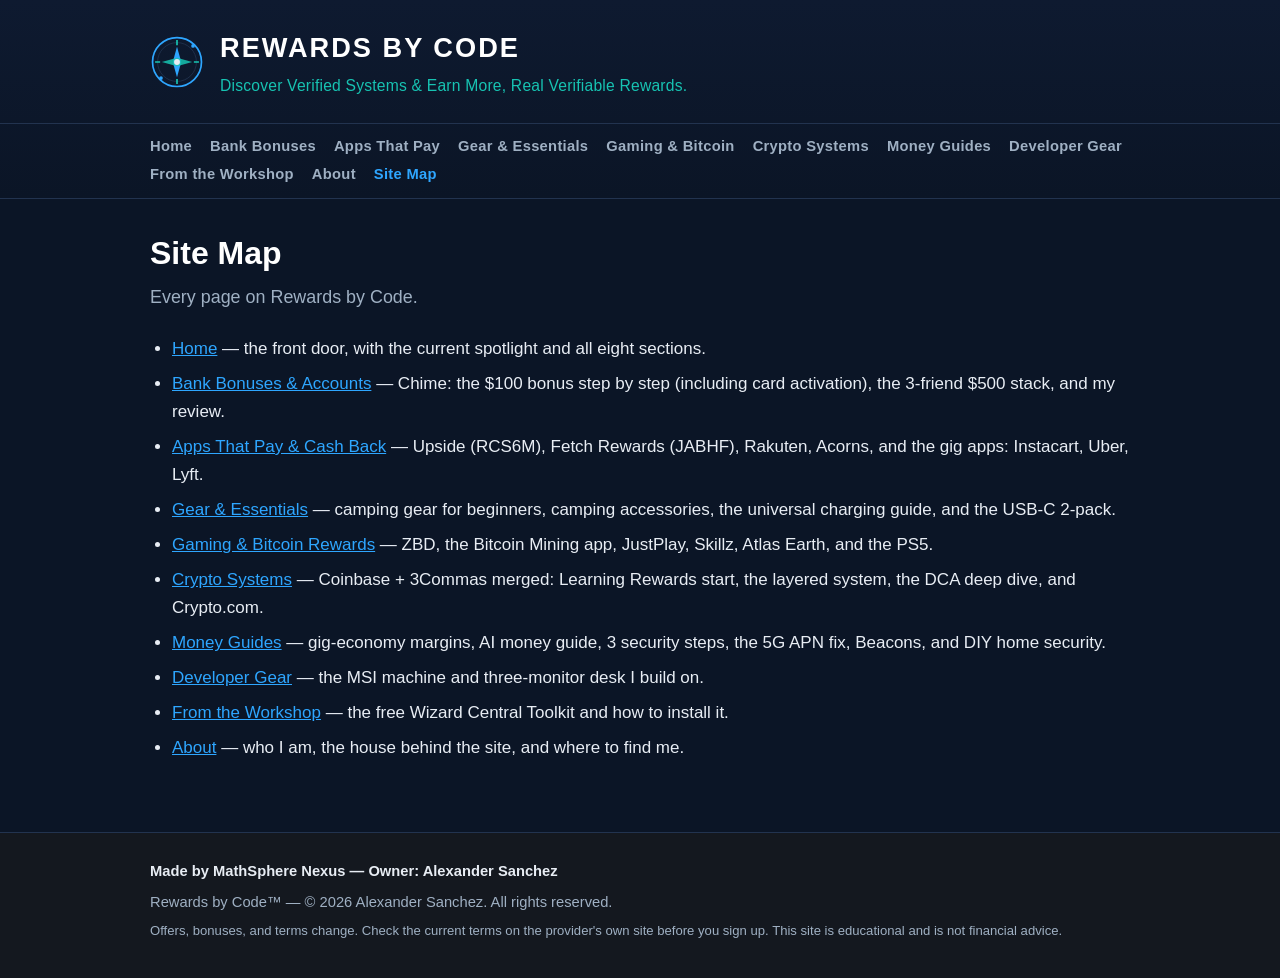
<file: sitemap.html>
<!DOCTYPE html>
<html lang="en">
<head>
<meta charset="UTF-8">
<meta name="viewport" content="width=device-width, initial-scale=1.0">
<title>Site Map | Rewards by Code</title>
<meta name="description" content="Every page on Rewards by Code, in one list.">
<link rel="stylesheet" href="style.css">
</head>
<body>

<header class="site-header">
  <div class="wrap header-in">
    <a class="brand" href="index.html">
      <svg width="54" height="54" viewBox="0 0 64 64" role="img" aria-label="Rewards by Code emblem">
        <circle cx="32" cy="32" r="29" fill="none" stroke="#2ea6ff" stroke-width="2"/>
        <circle cx="32" cy="32" r="23" fill="none" stroke="#22334f" stroke-width="1"/>
        <path d="M32 6v6M32 52v6M6 32h6M52 32h6" stroke="#17c3b2" stroke-width="2"/>
        <polygon points="32,14 37,32 32,50 27,32" fill="#2ea6ff"/>
        <polygon points="14,32 32,27 50,32 32,37" fill="#17c3b2" opacity="0.85"/>
        <circle cx="32" cy="32" r="3.5" fill="#e8edf4"/>
        <circle cx="51" cy="13" r="2.2" fill="#2ea6ff"/>
        <circle cx="13" cy="51" r="2.2" fill="#2ea6ff"/>
      </svg>
      <span>
        <span class="brand-name">REWARDS BY CODE</span>
        <span class="brand-tag">Discover Verified Systems &amp; Earn More, Real Verifiable Rewards.</span>
      </span>
    </a>
  </div>
  <nav class="site-nav">
    <div class="wrap nav-in">
      <a href="index.html">Home</a>
      <a href="bank-bonuses.html">Bank Bonuses</a>
      <a href="apps-that-pay.html">Apps That Pay</a>
      <a href="gear-essentials.html">Gear &amp; Essentials</a>
      <a href="gaming-bitcoin-rewards.html">Gaming &amp; Bitcoin</a>
      <a href="crypto-systems.html">Crypto Systems</a>
      <a href="money-guides.html">Money Guides</a>
      <a href="developer-gear.html">Developer Gear</a>
      <a href="from-the-workshop.html">From the Workshop</a>
      <a href="about.html">About</a>
      <a href="sitemap.html" class="current">Site Map</a>
    </div>
  </nav>
</header>

<main>
  <div class="wrap">

    <h1>Site Map</h1>
    <p class="lede">Every page on Rewards by Code.</p>

    <ul>
      <li><a href="index.html">Home</a> — the front door, with the current
      spotlight and all eight sections.</li>
      <li><a href="bank-bonuses.html">Bank Bonuses &amp; Accounts</a> —
      Chime: the $100 bonus step by step (including card activation), the
      3-friend $500 stack, and my review.</li>
      <li><a href="apps-that-pay.html">Apps That Pay &amp; Cash Back</a> —
      Upside (RCS6M), Fetch Rewards (JABHF), Rakuten, Acorns, and the gig
      apps: Instacart, Uber, Lyft.</li>
      <li><a href="gear-essentials.html">Gear &amp; Essentials</a> —
      camping gear for beginners, camping accessories, the universal
      charging guide, and the USB-C 2-pack.</li>
      <li><a href="gaming-bitcoin-rewards.html">Gaming &amp; Bitcoin
      Rewards</a> — ZBD, the Bitcoin Mining app, JustPlay, Skillz, Atlas
      Earth, and the PS5.</li>
      <li><a href="crypto-systems.html">Crypto Systems</a> — Coinbase +
      3Commas merged: Learning Rewards start, the layered system, the DCA
      deep dive, and Crypto.com.</li>
      <li><a href="money-guides.html">Money Guides</a> — gig-economy
      margins, AI money guide, 3 security steps, the 5G APN fix, Beacons,
      and DIY home security.</li>
      <li><a href="developer-gear.html">Developer Gear</a> — the MSI
      machine and three-monitor desk I build on.</li>
      <li><a href="from-the-workshop.html">From the Workshop</a> — the
      free Wizard Central Toolkit and how to install it.</li>
      <li><a href="about.html">About</a> — who I am, the house behind the
      site, and where to find me.</li>
    </ul>

  </div>
</main>

<footer class="site-footer">
  <div class="wrap">
    <p class="credit">Made by MathSphere Nexus — Owner: Alexander Sanchez</p>
    <p>Rewards by Code™ — © 2026 Alexander Sanchez. All rights reserved.</p>
    <p class="fine">Offers, bonuses, and terms change. Check the current
    terms on the provider's own site before you sign up. This site is
    educational and is not financial advice.</p>
  </div>
</footer>

</body>
</html>
</file>
<file: style.css>
/* Rewards by Code — site styles
   Visual identity: deep navy / charcoal foundation, electric blue and
   teal accents, silver-white typography, clean developer type.
   (The compass/circuit emblem is drawn as inline SVG in each page.) */

:root {
  --navy: #0b1526;
  --navy-2: #0e1a30;
  --charcoal: #14181f;
  --card: #111c2e;
  --card-2: #0d1626;
  --border: #22334f;
  --text: #e8edf4;
  --muted: #9fb0c3;
  --blue: #2ea6ff;
  --teal: #17c3b2;
  --warn-bg: #1a1408;
  --warn-border: #6b5518;
  --code-bg: #060b14;
}

* { box-sizing: border-box; }

html { scroll-behavior: smooth; }

body {
  margin: 0;
  background: var(--navy);
  color: var(--text);
  font-family: "Segoe UI", Roboto, Helvetica, Arial, sans-serif;
  line-height: 1.65;
  font-size: 17px;
}

.wrap { max-width: 1020px; margin: 0 auto; padding: 0 20px; }

a { color: var(--blue); }
a:hover { color: var(--teal); }

/* ---------- header ---------- */
.site-header {
  background: linear-gradient(180deg, var(--navy-2), var(--navy));
  border-bottom: 1px solid var(--border);
}
.header-in { padding-top: 26px; padding-bottom: 6px; }
.brand {
  display: flex; align-items: center; gap: 16px;
  text-decoration: none; color: var(--text);
}
.brand:hover { color: var(--text); }
.brand svg { flex: 0 0 auto; }
.brand-name {
  display: block;
  font-size: 1.7rem; font-weight: 800; letter-spacing: 2px;
  color: #ffffff;
}
.brand-tag {
  display: block;
  font-size: 0.98rem; color: var(--teal); letter-spacing: 0.2px;
  margin-top: 2px;
}
.site-nav { border-top: 1px solid var(--border); margin-top: 18px; }
.nav-in {
  display: flex; flex-wrap: wrap; gap: 4px 18px;
  padding-top: 10px; padding-bottom: 12px;
}
.site-nav a {
  color: var(--muted); text-decoration: none;
  font-size: 0.92rem; font-weight: 600; letter-spacing: 0.3px;
}
.site-nav a:hover, .site-nav a.current { color: var(--blue); }

/* ---------- main ---------- */
main { padding: 34px 0 10px; }
h1 {
  font-size: 2rem; line-height: 1.25; color: #ffffff;
  margin: 0 0 10px;
}
h2 {
  font-size: 1.35rem; color: #ffffff;
  margin: 38px 0 12px;
  padding-bottom: 6px; border-bottom: 2px solid var(--border);
}
h3 { font-size: 1.08rem; color: var(--text); margin: 22px 0 8px; }
p { margin: 0 0 14px; }
.lede { font-size: 1.12rem; color: var(--muted); margin-bottom: 22px; }
ul, ol { margin: 0 0 14px; padding-left: 22px; }
li { margin-bottom: 7px; }
code, .code {
  font-family: Consolas, "Liberation Mono", Menlo, monospace;
  background: var(--code-bg); color: #7ee0d2;
  padding: 2px 7px; border-radius: 4px; font-size: 0.95em;
}
pre {
  background: var(--code-bg); border: 1px solid var(--border);
  border-radius: 8px; padding: 16px; overflow-x: auto;
}
pre code { background: none; padding: 0; }
table {
  width: 100%; border-collapse: collapse; margin: 16px 0 22px;
  font-size: 0.95rem;
}
th, td {
  text-align: left; padding: 9px 12px;
  border-bottom: 1px solid var(--border);
}
th { color: var(--blue); font-weight: 700; }
.small { font-size: 0.88rem; color: var(--muted); }

/* ---------- components ---------- */
.card {
  background: var(--card);
  border: 1px solid var(--border);
  border-radius: 12px;
  padding: 22px 24px;
  margin: 0 0 20px;
}
.card h3 { margin-top: 0; }
.grid {
  display: grid;
  grid-template-columns: repeat(auto-fit, minmax(280px, 1fr));
  gap: 18px; margin: 18px 0 8px;
}
.grid .card { margin: 0; }
.btn {
  display: inline-block;
  background: var(--blue); color: #04121f;
  font-weight: 700; text-decoration: none;
  padding: 12px 22px; border-radius: 8px; margin: 6px 0 4px;
}
.btn:hover { background: var(--teal); color: #04121f; }
.btn-ghost {
  background: transparent; color: var(--blue);
  border: 1px solid var(--blue);
}
.btn-ghost:hover { color: var(--teal); border-color: var(--teal); background: transparent; }
.codebox {
  display: inline-block;
  font-family: Consolas, "Liberation Mono", Menlo, monospace;
  font-size: 1.25rem; font-weight: 700; letter-spacing: 1px;
  background: var(--code-bg); color: #7ee0d2;
  border: 1px dashed var(--teal); border-radius: 8px;
  padding: 8px 18px; margin: 6px 0;
}
.disclosure {
  background: var(--card-2);
  border: 1px solid var(--border);
  border-left: 5px solid var(--blue);
  border-radius: 0 8px 8px 0;
  padding: 12px 16px; font-size: 0.9rem; color: var(--muted);
  margin: 0 0 22px;
}
.note {
  background: var(--warn-bg);
  border: 1px solid var(--warn-border);
  border-radius: 8px;
  padding: 12px 16px; font-size: 0.94rem;
  margin: 0 0 20px;
}
.spotlight {
  border: 1px solid var(--teal);
  background: linear-gradient(180deg, #0d2033, var(--card));
}
.tag {
  display: inline-block; font-size: 0.75rem; font-weight: 700;
  letter-spacing: 1px; text-transform: uppercase;
  color: var(--teal); border: 1px solid var(--teal);
  border-radius: 20px; padding: 2px 10px; margin-bottom: 10px;
}
.placeholder {
  border: 1px dashed var(--warn-border);
  background: var(--warn-bg);
  border-radius: 8px; padding: 12px 16px; font-size: 0.94rem;
}

/* ---------- footer ---------- */
.site-footer {
  border-top: 1px solid var(--border);
  background: var(--charcoal);
  margin-top: 46px; padding: 26px 0 30px;
  font-size: 0.92rem; color: var(--muted);
}
.site-footer .credit { color: var(--text); font-weight: 600; }
.site-footer p { margin-bottom: 6px; }
.site-footer .fine { font-size: 0.82rem; }

@media (max-width: 640px) {
  .brand-name { font-size: 1.3rem; }
  h1 { font-size: 1.6rem; }
  body { font-size: 16px; }
}
</file>
